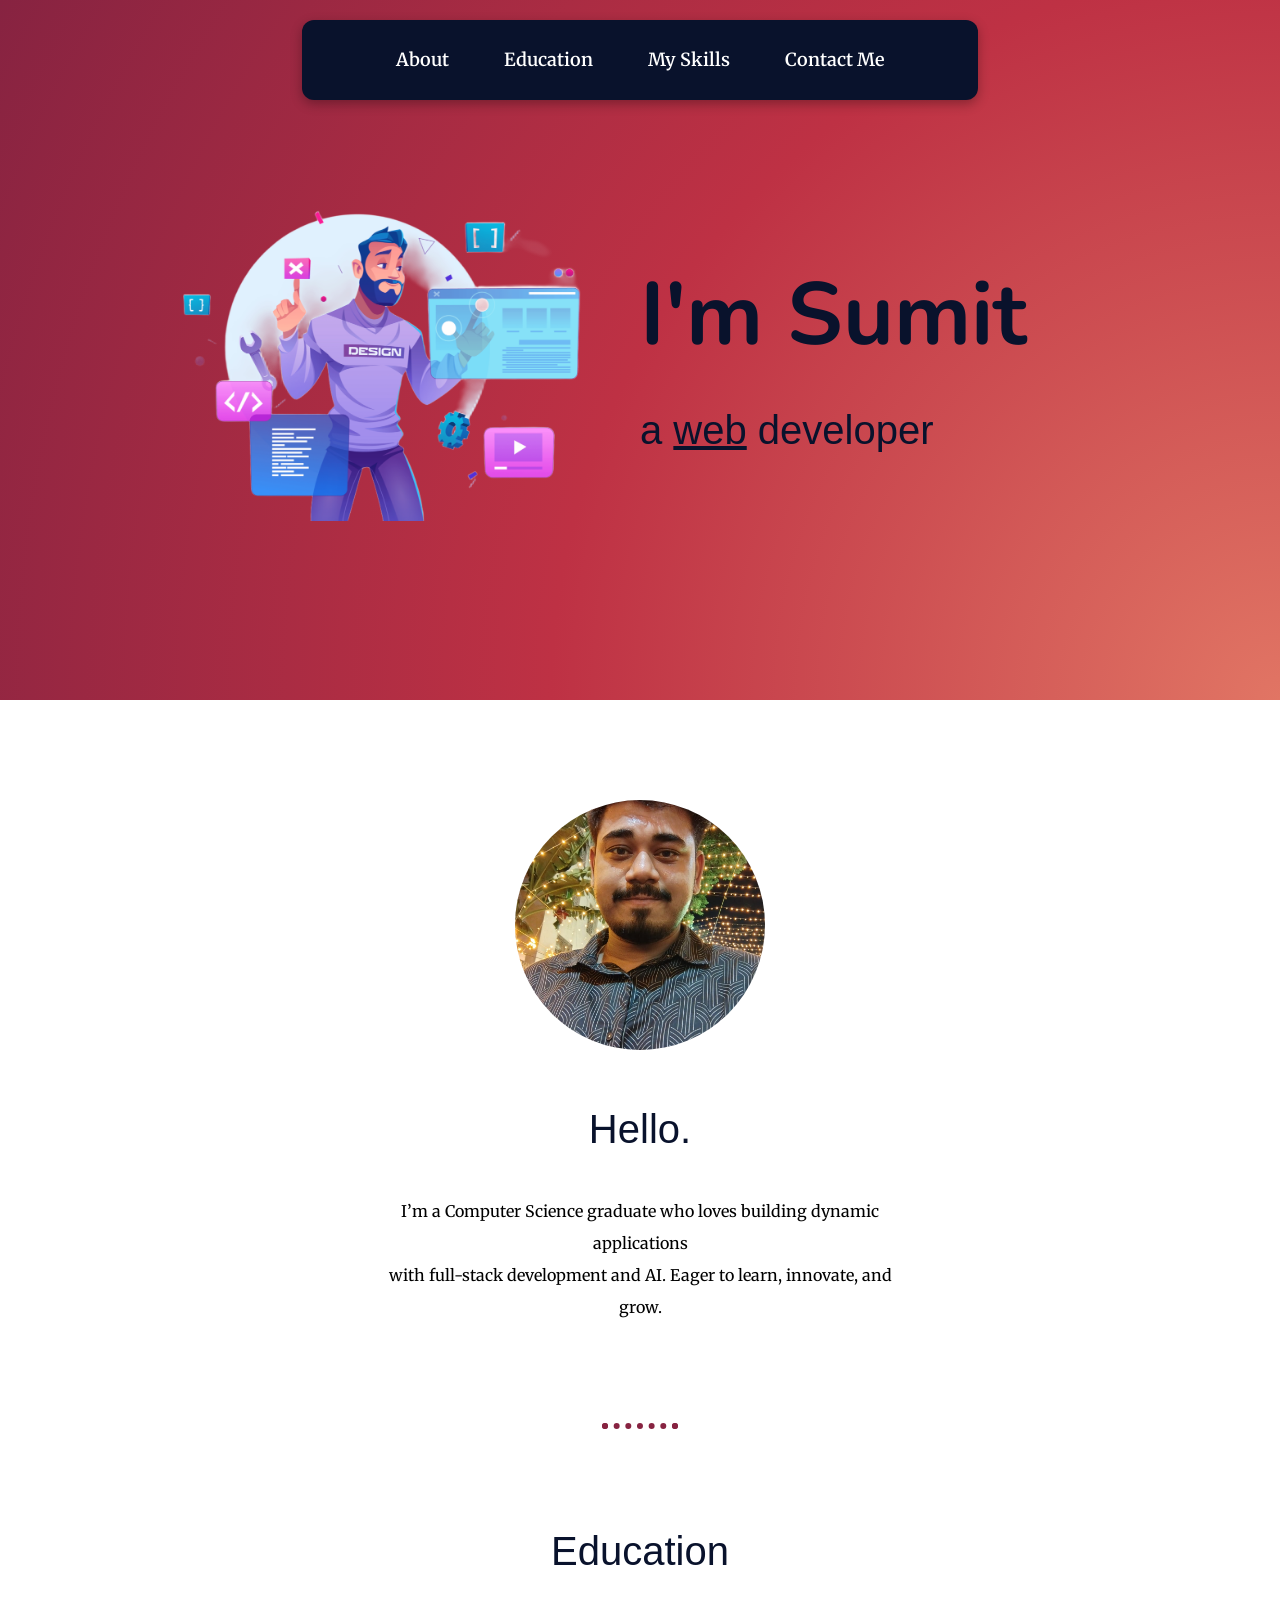
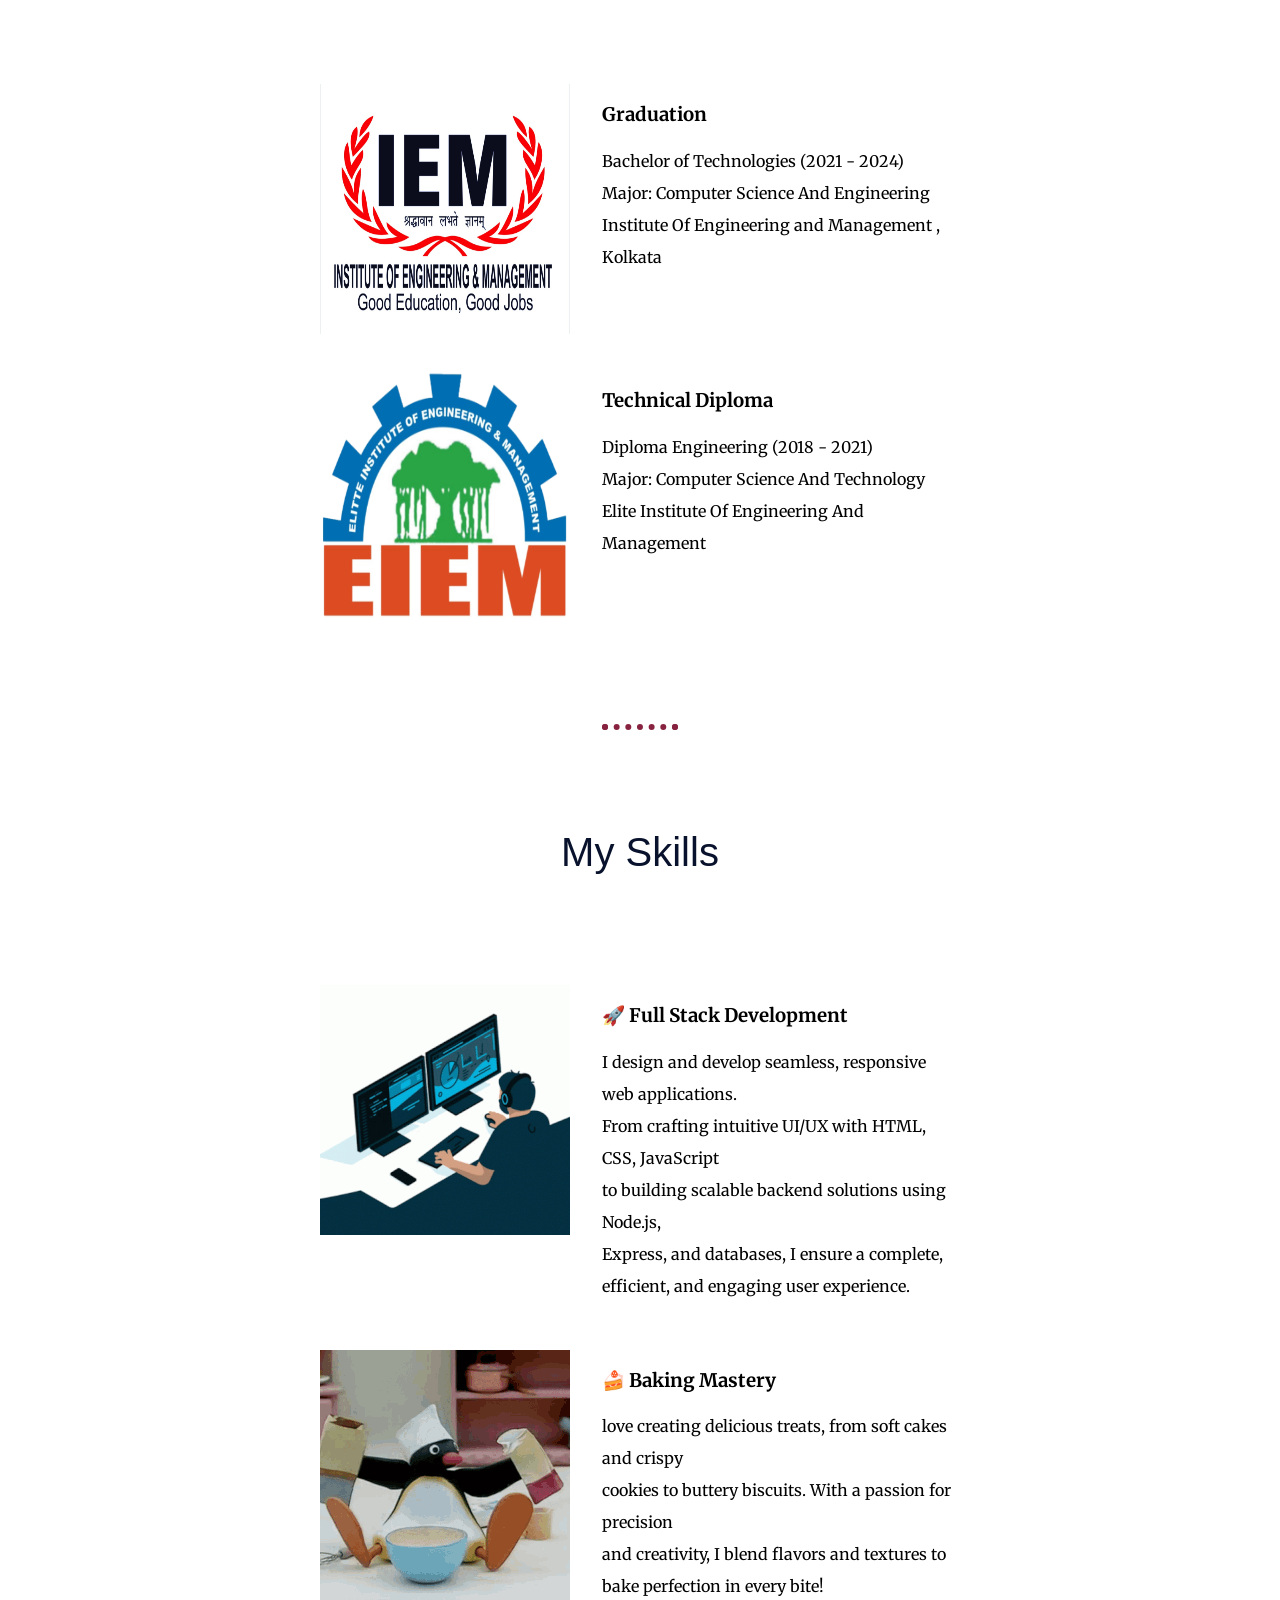
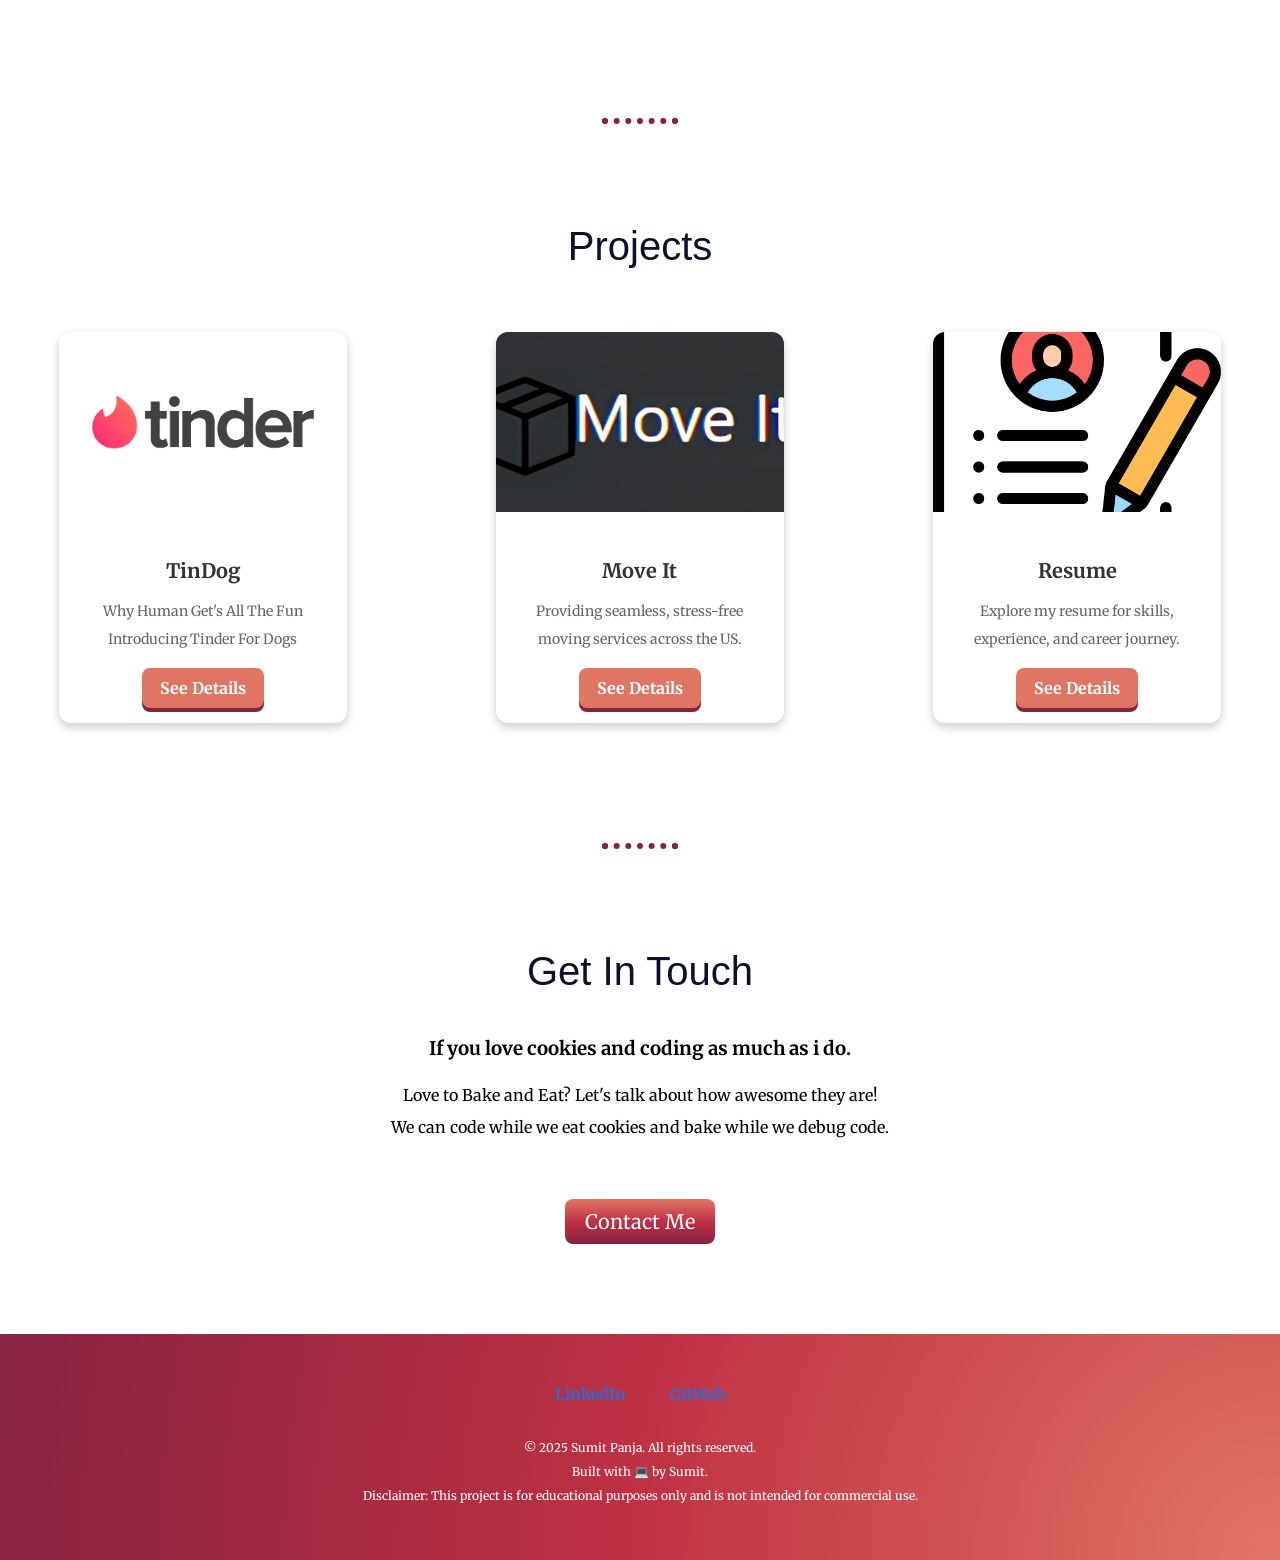
<file: index.html>
<!DOCTYPE html>
<html lang="en">
<head>
    <meta charset="UTF-8">
    <meta name="viewport" content="width=device-width, initial-scale=1.0">
    <title>Portfolio</title>
    <link rel="stylesheet" href="./Assets/style.css">
    <link rel="preconnect" href="https://fonts.googleapis.com">
    <link rel="preconnect" href="https://fonts.gstatic.com" crossorigin>
    <link href="https://fonts.googleapis.com/css2?family=Merriweather:ital,wght@0,300;0,400;0,700;0,900;1,300;1,400;1,700;1,900&family=Montserrat:ital,wght@0,100..900;1,100..900&family=Nunito+Sans:ital,opsz,wght@0,6..12,200..1000;1,6..12,200..1000&family=Nunito:ital,wght@0,200..1000;1,200..1000&display=swap" rel="stylesheet">
</head>
<body>
    <section class="header">
        <div class="top-container gradient-background">
            <div class="navbar">
                <nav>
                    <ul>
                        <li><a href="#about">About</a></li>
                        <li><a href="#education">Education</a></li>
                        <li><a href="#skill">My Skills</a></li>
                        <li><a href="#contact">Contact Me</a></li>
                    </ul>
                </nav>
            </div>
    
            <div class="content-wrapper">
                <div class="header-img">
                    <img src="./Assets/Images/design.png" alt="design image">
                </div>
    
                <div class="content">
                    <h1>I'm Sumit</h1>
                    <h2>a <span class="web">web</span> developer</h2>
                </div>
            </div>
        </div>
    </section>
    

    <section class="about" id="about">
        <div class="second-container">
            <img class="profile" src="./Assets/Images/pic.jpg" alt="profile image">
            <h2>Hello.</h2>
            <p class="intro">I’m a Computer Science graduate who loves building dynamic applications<br/>
                 with full-stack development and AI. Eager to learn, innovate, and grow.
            </p>
        </div>
    </section>

    <hr/>

    <section class="education" id="education">
        <div class="third-container">
            <h2>Education</h2>
            <div class="first grid">
                <div class="logo">
                    <img src="./Assets/Images/grad.png" alt="graduation college logo">
                </div>
                <div class="description">
                    <h3>Graduation</h3>
                    <ul calss="info">
                        <li>Bachelor of Technologies (2021 - 2024)</li>
                        <li>Major: Computer Science And Engineering</li>
                        <li>Institute Of Engineering and Management , Kolkata</li>
                    </ul>
                </div>
                <div class="logo">
                    <img src="./Assets/Images/dip.png" alt="diploma college logo">
                </div>
                <div class="description">
                    <h3>Technical Diploma</h3>
                    <ul class="info">
                        <li>Diploma Engineering (2018 - 2021)</li>
                        <li>Major: Computer Science And Technology</li>
                        <li>Elite Institute Of Engineering And Management</li>
                    </ul>
                </div>
            </div>
        </div>
    </section>

    <hr/>

    <section class="skill" id="skill">
        <div class="fourth-container">
            <h2>My Skills</h2>
            <div class="second grid">
                <div class="typing">
                    <img src="./Assets/Images/pro.gif" alt="coding gif">
                </div>
                <div class="coding">
                    <h3>🚀 Full Stack Development</h3>
                    <p>I design and develop seamless, responsive web applications.<br/>
                         From crafting intuitive UI/UX with HTML, CSS, JavaScript<br/>
                          to building scalable backend solutions using Node.js,<br/> 
                          Express, and databases, I ensure a complete, efficient, and engaging user experience.</p>
                </div>
                <div class="baking">
                    <img src="./Assets/Images/bake.gif" alt="baking gif">
                </div>
                <div class="bake">
                    <h3>🍰 Baking Mastery</h3>
                    <p>love creating delicious treats, from soft cakes and crispy<br/>
                         cookies to buttery biscuits. With a passion for precision<br/>
                          and creativity, I blend flavors and textures to bake perfection in every bite!</p>
                </div>
            </div>
        </div>
    </section>

    <hr/>

    <section class="projects">
        <div class="fifth-container">
            <h2>Projects</h2>
            <div class="project-card">
                <div class="card">
                    <img src="./Assets/Images/tinder logo.png" class="card-img" alt="Card Image">
                    <div class="card-body">
                        <h4 class="card-title">TinDog</h4>
                        <p class="card-text">Why Human Get's All The Fun Introducing Tinder For Dogs</p>
                        <a href="./Resources/TinDog Project/tindog.html" class="btn">See Details</a>
                    </div>
                </div>
                <div class="card">
                    <img src="./Assets/Images/moveit.png" class="card-img" alt="Card Image">
                    <div class="card-body">
                        <h4 class="card-title">Move It</h4>
                        <p class="card-text">Providing seamless, stress-free moving services across the US.</p>
                        <a href="./Resources/Moveit/moveit.html" class="btn">See Details</a>
                    </div>
                </div>
                <div class="card">
                    <img src="./Assets/Images/resume.png" class="card-img" alt="Card Image">
                    <div class="card-body">
                        <h4 class="card-title">Resume</h4>
                        <p class="card-text">Explore my resume for skills, experience, and career journey.</p>
                        <a href="./Resources/Resume/resume.html" class="btn">See Details</a>
                    </div>
                </div>
            </div>
        </div>
    </section>

    <hr/>

    <section class="contact" id="contact">
        <div class="sixth-container">
            <h2>Get In Touch</h2>
            <h3>If you love cookies and coding as much as i do.</h3>
            <p class="contact-message">
                Love to Bake and Eat? Let's talk about how awesome they are!<br/>
                 We can code while we eat cookies and bake while we debug code.
            </p>
            <a class="con-btn" href="mailto:sumit123panja@gmail.com">Contact Me</a>
        </div>
    </section>

    <section class="footer">
        <div class="footer-container">
            <div class="bottom-container gradient-background">
                <a class="footer-link" href="https://www.linkedin.com/in/sumit-panja-033a1526b/">LinkedIn</a>
                <a class="footer-link" href="https://github.com/Hell-Wazzaa">GitHub</a>
                <p class="copyright">© 2025 Sumit Panja. All rights reserved.<br/>
                    Built with 💻 by Sumit.<br/>
                    Disclaimer: This project is for educational purposes only and is not intended for commercial use.
                </p>
            </div>
        </div>
    </section>
</body>
</html>
</file>
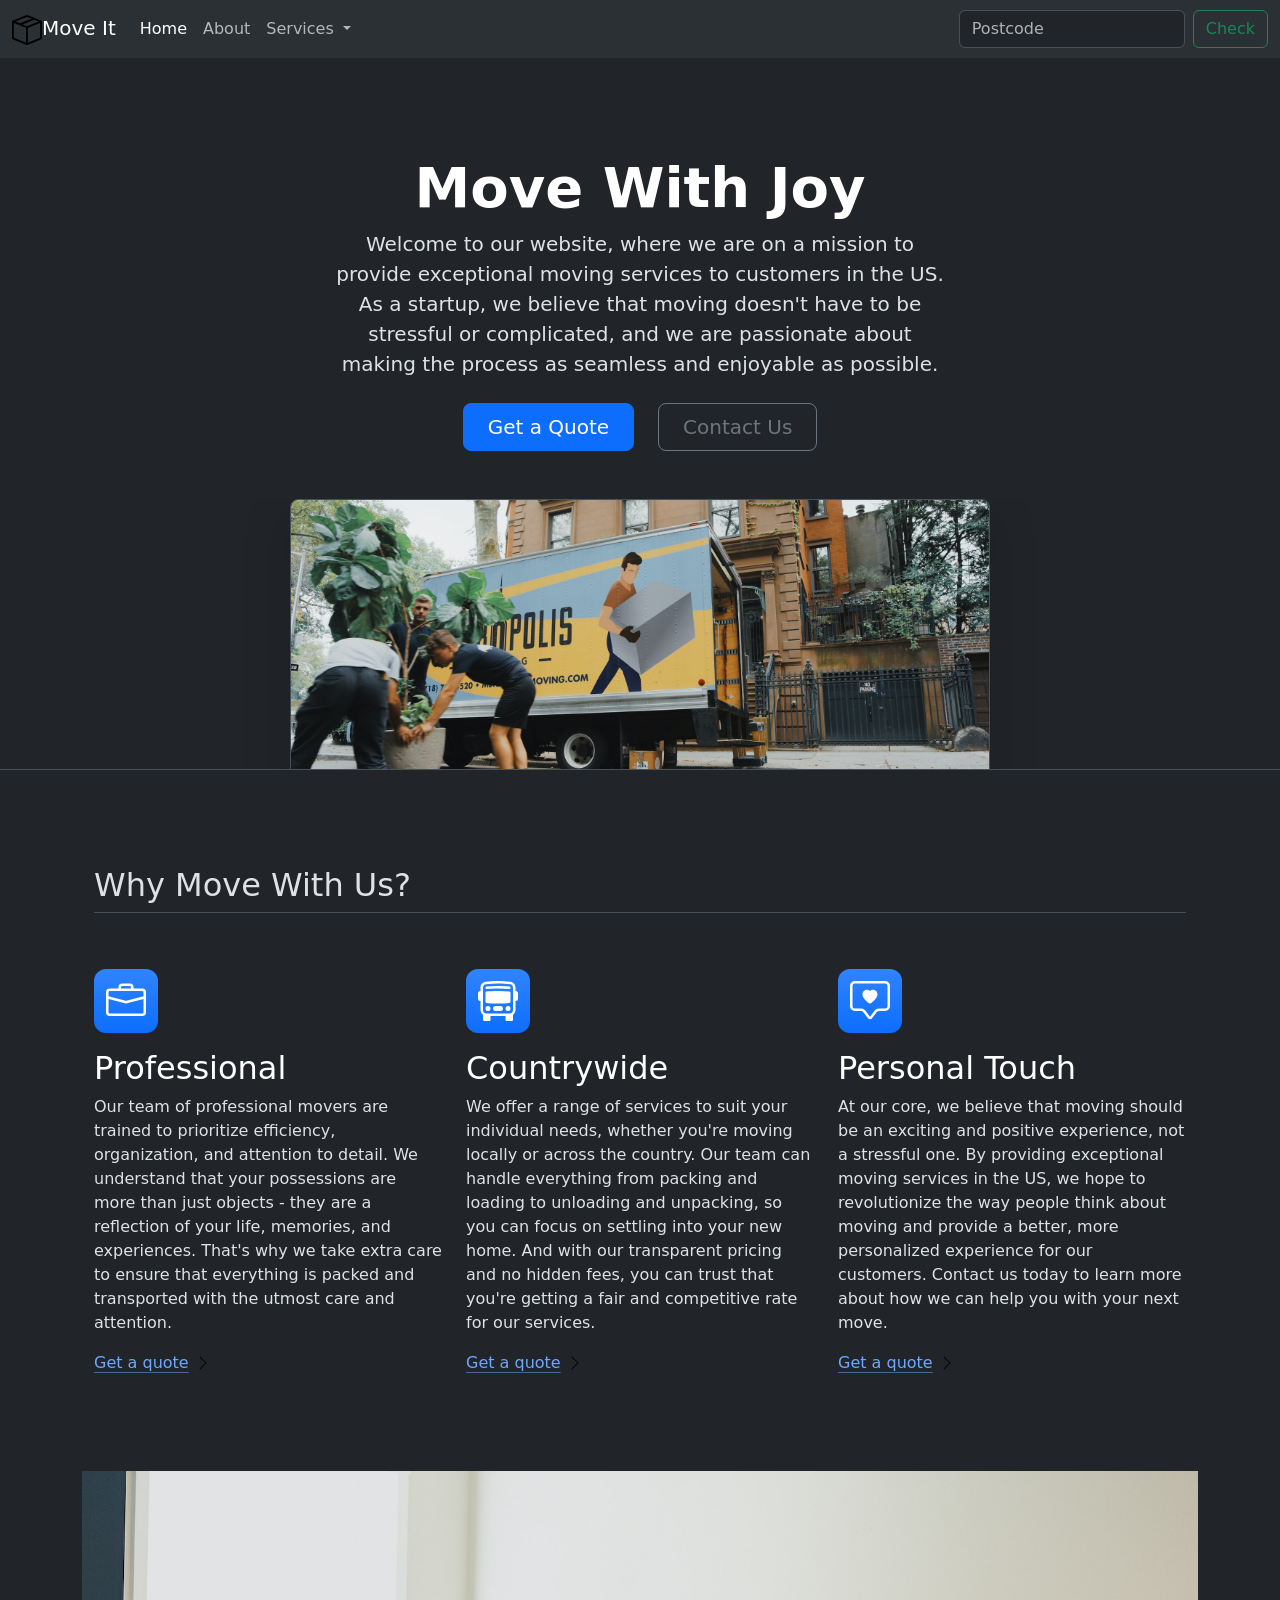
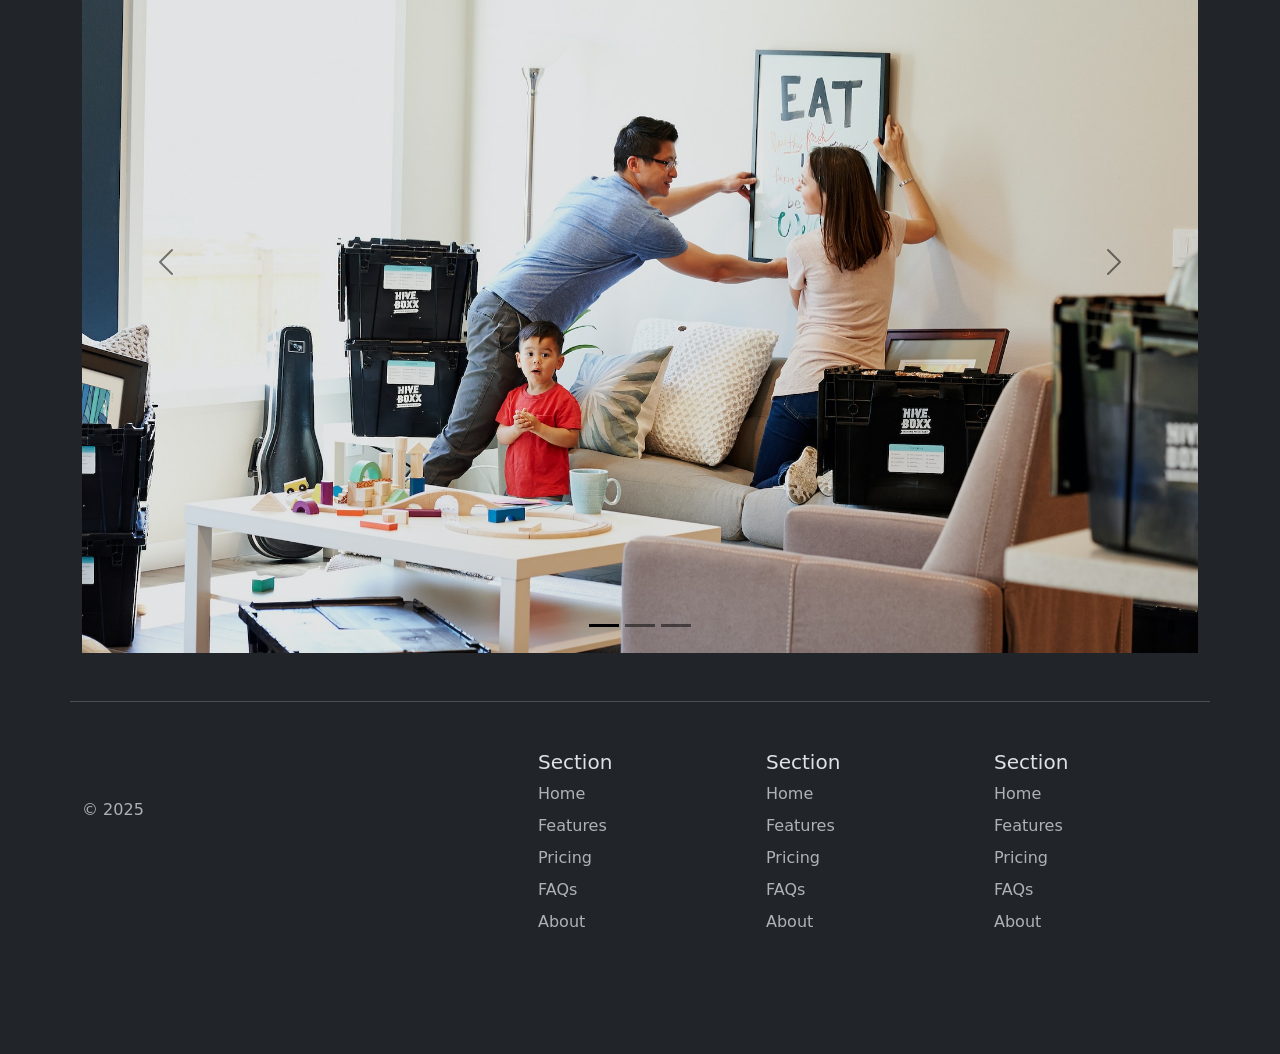
<file: Resources/Moveit/moveit.html>
<!DOCTYPE html>
<html lang="en" data-bs-theme="dark">

<head>
  <meta charset="UTF-8">
  <meta name="viewport" content="width=device-width, initial-scale=1.0">
  <title>Move It</title>
  <link href="https://cdn.jsdelivr.net/npm/bootstrap@5.3.0-alpha2/dist/css/bootstrap.min.css" rel="stylesheet"
    integrity="sha384-aFq/bzH65dt+w6FI2ooMVUpc+21e0SRygnTpmBvdBgSdnuTN7QbdgL+OapgHtvPp" crossorigin="anonymous">
  <style>
    .feature-icon {
    width: 4rem;
    height: 4rem;
    border-radius: .75rem;
}

  </style>
</head>

<body>
  <nav class="navbar navbar-expand-lg bg-body-tertiary">
    <div class="container-fluid">
      <a class="navbar-brand" href="#"><img src="./box-seam.svg" alt="moveit brand icon" height="30">Move It</a>
      <button class="navbar-toggler" type="button" data-bs-toggle="collapse" data-bs-target="#navbarSupportedContent" aria-controls="navbarSupportedContent" aria-expanded="false" aria-label="Toggle navigation">
        <span class="navbar-toggler-icon"></span>
      </button>
      <div class="collapse navbar-collapse" id="navbarSupportedContent">
        <ul class="navbar-nav me-auto mb-2 mb-lg-0">
          <li class="nav-item">
            <a class="nav-link active" aria-current="page" href="#">Home</a>
          </li>
          <li class="nav-item">
            <a class="nav-link" href="#">About</a>
          </li>
          <li class="nav-item dropdown">
            <a class="nav-link dropdown-toggle" href="#" role="button" data-bs-toggle="dropdown" aria-expanded="false">
              Services
            </a>
            <ul class="dropdown-menu">
              <li><a class="dropdown-item" href="#">Action</a></li>
              <li><a class="dropdown-item" href="#">Another action</a></li>
              <li><hr class="dropdown-divider"></li>
              <li><a class="dropdown-item" href="#">Something else here</a></li>
            </ul>
          </li>
        </ul>
        <form class="d-flex" role="search">
          <input class="form-control me-2" type="search" placeholder="Postcode" aria-label="Search">
          <button class="btn btn-outline-success" type="submit">Check</button>
        </form>
      </div>
    </div>
  </nav>

  <div class="px-4 pt-5 my-5 text-center border-bottom">
    <h1 class="display-4 fw-bold text-body-emphasis">Move With Joy</h1>
    <div class="col-lg-6 mx-auto">
      <p class="lead mb-4">Welcome to our website, where we are on a mission to provide exceptional moving services to customers in the US. As a startup, we believe that moving doesn't have to be stressful or complicated, and we are passionate about making the process as seamless and enjoyable as possible.</p>
      <div class="d-grid gap-2 d-sm-flex justify-content-sm-center mb-5">
        <button type="button" class="btn btn-primary btn-lg px-4 me-sm-3">Get a Quote</button>
        <button type="button" class="btn btn-outline-secondary btn-lg px-4">Contact Us</button>
      </div>
    </div>
    <div class="overflow-hidden" style="max-height: 30vh;">
      <div class="container px-5">
        <img src="./moving-van.jpg" class="img-fluid border rounded-3 shadow-lg mb-4" alt="Moving Van Image" width="700" height="500" loading="lazy">
      </div>
    </div>
  </div>

  <div class="container px-4 py-5" id="featured-3">
    <h2 class="pb-2 border-bottom">Why Move With Us?</h2>
    <div class="row g-4 py-5 row-cols-1 row-cols-lg-3">
      <div class="feature col">
        <div class="feature-icon d-inline-flex align-items-center justify-content-center text-bg-primary bg-gradient fs-2 mb-3">
          <img src="./briefcase.svg" alt="briefcase icon" width="40" height="40">
        </div>
        <h3 class="fs-2 text-body-emphasis">Professional</h3>
        <p>Our team of professional movers are trained to prioritize efficiency, organization, and attention to detail. We understand that your possessions are more than just objects - they are a reflection of your life, memories, and experiences. That's why we take extra care to ensure that everything is packed and transported with the utmost care and attention.</p>
        <a href="#" class="icon-link">
          Get a quote
          <img src="./chevron-right.svg" alt="chevron right icon" width="16" height="16">
        </a>
      </div>
      <div class="feature col">
        <div class="feature-icon d-inline-flex align-items-center justify-content-center text-bg-primary bg-gradient fs-2 mb-3">
          <img src="./bus-front.svg" alt="bus icon" width="40" height="40">
        </div>
        <h3 class="fs-2 text-body-emphasis">Countrywide</h3>
        <p>We offer a range of services to suit your individual needs, whether you're moving locally or across the country. Our team can handle everything from packing and loading to unloading and unpacking, so you can focus on settling into your new home. And with our transparent pricing and no hidden fees, you can trust that you're getting a fair and competitive rate for our services.</p>
        <a href="#" class="icon-link">
          Get a quote
          <img src="./chevron-right.svg" alt="chevron right icon" width="16" height="16">
        </a>
      </div>
      <div class="feature col">
        <div class="feature-icon d-inline-flex align-items-center justify-content-center text-bg-primary bg-gradient fs-2 mb-3">
          <img src="./chat-square-heart.svg" alt="chat icon" width="40" height="40">
        </div>
        <h3 class="fs-2 text-body-emphasis">Personal Touch</h3>
        <p>At our core, we believe that moving should be an exciting and positive experience, not a stressful one. By providing exceptional moving services in the US, we hope to revolutionize the way people think about moving and provide a better, more personalized experience for our customers. Contact us today to learn more about how we can help you with your next move.</p>
        <a href="#" class="icon-link">
          Get a quote
          <img src="./chevron-right.svg" alt="chevron right icon" width="16" height="16">
        </a>
      </div>
    </div>
  </div>

 <div class="container"> 
  <div id="carouselExampleIndicators" class="carousel slide">
    <div class="carousel-indicators">
      <button type="button" data-bs-target="#carouselExampleIndicators" data-bs-slide-to="0" class="active" aria-current="true" aria-label="Slide 1"></button>
      <button type="button" data-bs-target="#carouselExampleIndicators" data-bs-slide-to="1" aria-label="Slide 2"></button>
      <button type="button" data-bs-target="#carouselExampleIndicators" data-bs-slide-to="2" aria-label="Slide 3"></button>
    </div>
    <div class="carousel-inner">
      <div class="carousel-item active">
        <img src="./family.jpg" class="d-block w-100" alt="image of a family moving">
      </div>
      <div class="carousel-item">
        <img src="./dog.jpg" class="d-block w-100" alt="imqge of a dog in a box">
      </div>
      <div class="carousel-item">
        <img src="./couple.jpg" class="d-block w-100" alt="Image of a couple moving">
      </div>
    </div>
    <button class="carousel-control-prev" type="button" data-bs-target="#carouselExampleIndicators" data-bs-slide="prev">
      <span class="carousel-control-prev-icon" aria-hidden="true"></span>
      <span class="visually-hidden">Previous</span>
    </button>
    <button class="carousel-control-next" type="button" data-bs-target="#carouselExampleIndicators" data-bs-slide="next">
      <span class="carousel-control-next-icon" aria-hidden="true"></span>
      <span class="visually-hidden">Next</span>
    </button>
  </div>
</div>

<div class="container footer">
  <footer class="row row-cols-1 row-cols-sm-2 row-cols-md-5 py-5 my-5 border-top">
    <div class="col mb-3">
      <a href="/" class="d-flex align-items-center mb-3 link-body-emphasis text-decoration-none">
        <svg class="bi me-2" width="40" height="32"><use xlink:href="#bootstrap"></use></svg>
      </a>
      <p class="text-body-secondary">© 2025</p>
    </div>

    <div class="col mb-3">

    </div>

    <div class="col mb-3">
      <h5>Section</h5>
      <ul class="nav flex-column">
        <li class="nav-item mb-2"><a href="#" class="nav-link p-0 text-body-secondary">Home</a></li>
        <li class="nav-item mb-2"><a href="#" class="nav-link p-0 text-body-secondary">Features</a></li>
        <li class="nav-item mb-2"><a href="#" class="nav-link p-0 text-body-secondary">Pricing</a></li>
        <li class="nav-item mb-2"><a href="#" class="nav-link p-0 text-body-secondary">FAQs</a></li>
        <li class="nav-item mb-2"><a href="#" class="nav-link p-0 text-body-secondary">About</a></li>
      </ul>
    </div>

    <div class="col mb-3">
      <h5>Section</h5>
      <ul class="nav flex-column">
        <li class="nav-item mb-2"><a href="#" class="nav-link p-0 text-body-secondary">Home</a></li>
        <li class="nav-item mb-2"><a href="#" class="nav-link p-0 text-body-secondary">Features</a></li>
        <li class="nav-item mb-2"><a href="#" class="nav-link p-0 text-body-secondary">Pricing</a></li>
        <li class="nav-item mb-2"><a href="#" class="nav-link p-0 text-body-secondary">FAQs</a></li>
        <li class="nav-item mb-2"><a href="#" class="nav-link p-0 text-body-secondary">About</a></li>
      </ul>
    </div>

    <div class="col mb-3">
      <h5>Section</h5>
      <ul class="nav flex-column">
        <li class="nav-item mb-2"><a href="#" class="nav-link p-0 text-body-secondary">Home</a></li>
        <li class="nav-item mb-2"><a href="#" class="nav-link p-0 text-body-secondary">Features</a></li>
        <li class="nav-item mb-2"><a href="#" class="nav-link p-0 text-body-secondary">Pricing</a></li>
        <li class="nav-item mb-2"><a href="#" class="nav-link p-0 text-body-secondary">FAQs</a></li>
        <li class="nav-item mb-2"><a href="#" class="nav-link p-0 text-body-secondary">About</a></li>
      </ul>
    </div>
  </footer>
</div>

<script src="https://cdn.jsdelivr.net/npm/bootstrap@5.3.3/dist/js/bootstrap.bundle.min.js" 
  integrity="sha384-YvpcrYf0tY3lHB60NNkmXc5s9fDVZLESaAA55NDzOxhy9GkcIdslK1eN7N6jIeHz" crossorigin="anonymous"></script>
</body>

</html>
</file>
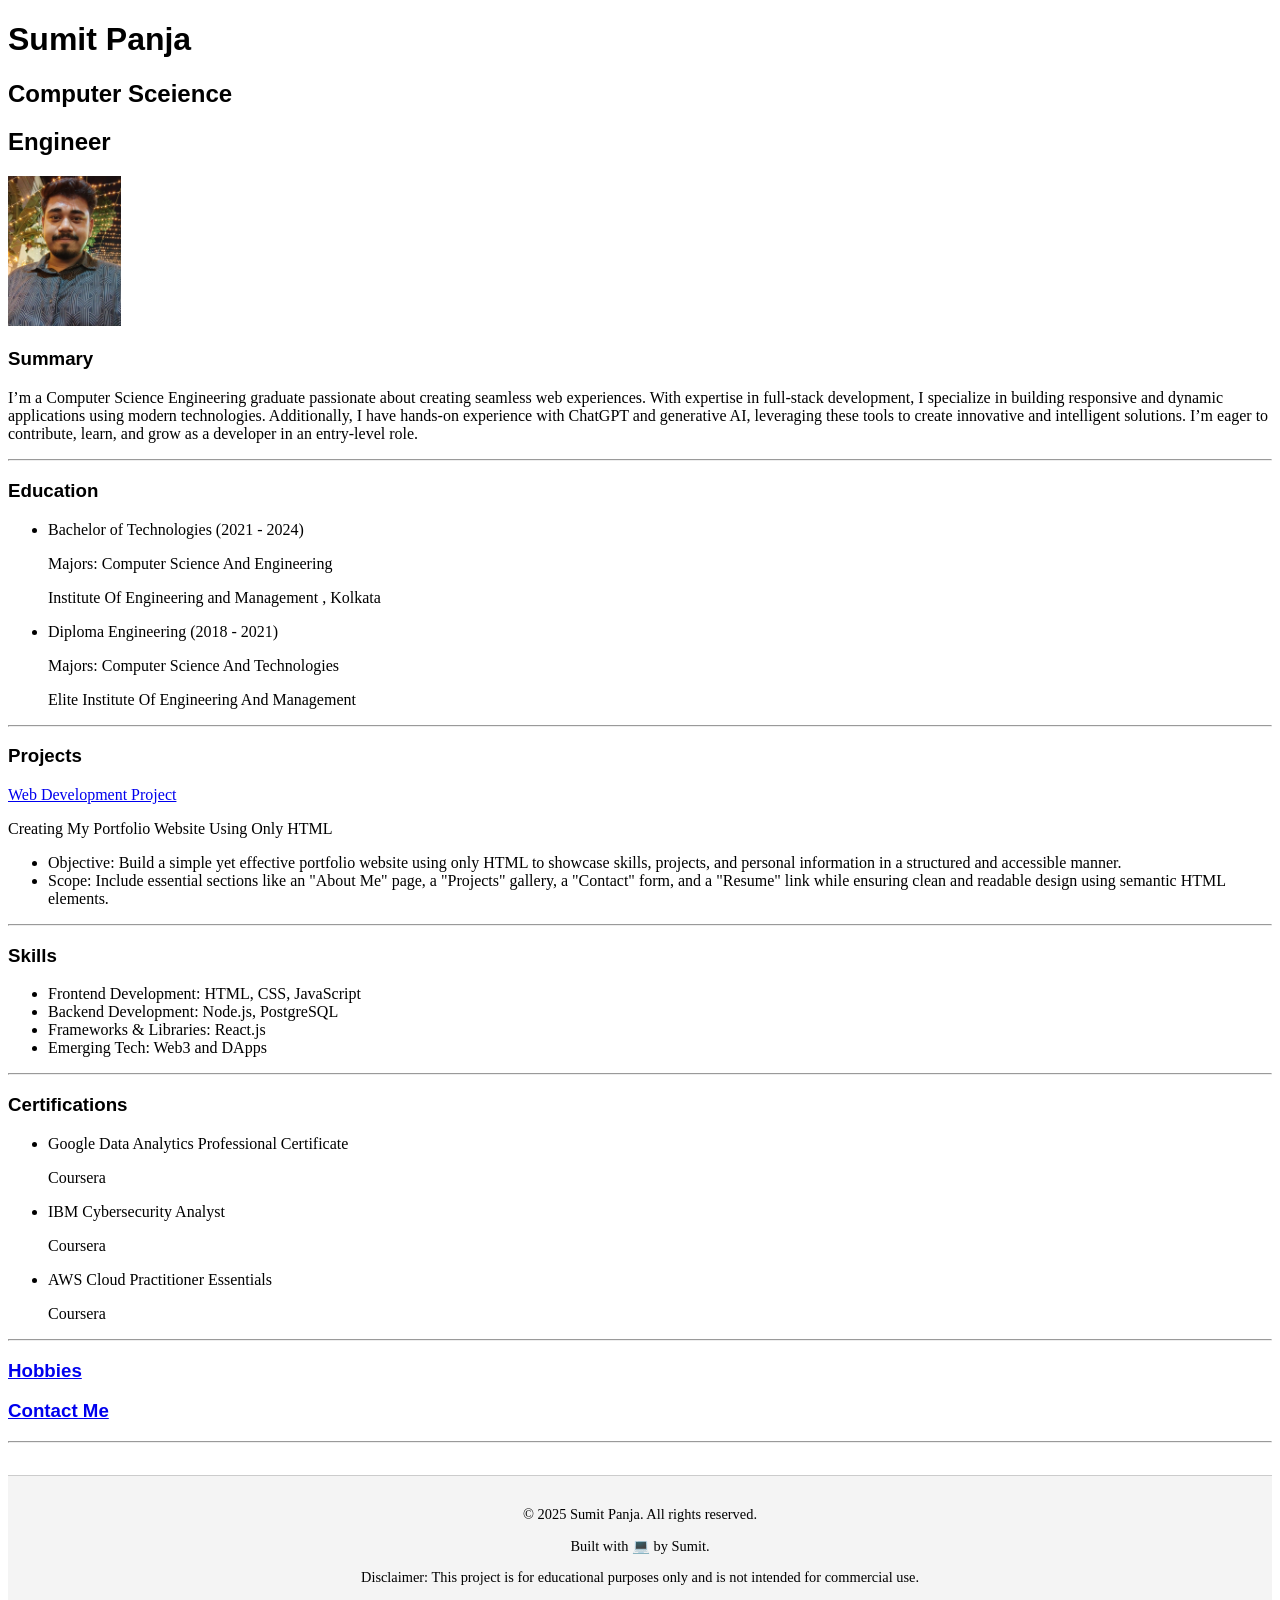
<file: Resources/Resume/resume.html>
<!DOCTYPE html>
<html lang="en">
<head>
    <meta charset="UTF-8">
    <meta name="viewport" content="width=device-width, initial-scale=1.0">
    <title>My Resume</title>
</head>
<body>
    <h1 style="font-family: Arial, sans-serif;">Sumit Panja</h1>
    <h2 style="font-family: Arial, sans-serif;">Computer Sceience</h2>
    <h2 style="font-family: Arial, sans-serif;">Engineer</h2>
    <img src="./Resources/pic.jpg" height="150" alt="profile picture">
</br>
    <h3 style="font-family: Arial, sans-serif;">Summary</h3>
    <p>
        I’m a Computer Science Engineering graduate passionate about creating seamless web experiences. 
        With expertise in full-stack development, I specialize in building responsive and dynamic applications using modern technologies. 
        Additionally, I have hands-on experience with ChatGPT and generative AI, leveraging these tools to create innovative and intelligent solutions. 
        I’m eager to contribute, learn, and grow as a developer in an entry-level role.         
    </p>
    
    <hr/>

    <h3 style="font-family: Arial, sans-serif;">Education</h3>
    <ul>
        <li>Bachelor of Technologies (2021 - 2024)</li>
        <p>Majors: Computer Science And Engineering</p>
        <p>Institute Of Engineering and Management , Kolkata</p>
    </ul>

    <ul>
        <li>Diploma Engineering (2018 - 2021)</li>
        <p>Majors: Computer Science And Technologies</p>
        <p>Elite Institute Of Engineering And Management</p>
    </ul>

    <hr/>

    <h3 style="font-family: Arial, sans-serif;">Projects</h3></a>
    <a href="./Resources/Portfolio/portfolio.html"><p>Web Development Project</p></a>
    <p>Creating My Portfolio Website Using Only HTML</p>
    <ul>
        <li>Objective: Build a simple yet effective portfolio website using only HTML to showcase skills, projects, and personal information in a structured and accessible manner.</li>
        <li>Scope: Include essential sections like an "About Me" page, a "Projects" gallery, a "Contact" form, and a "Resume" link while ensuring clean and readable design using semantic HTML elements.</li>
    </ul>

    <hr/>

    <h3 style="font-family: Arial, sans-serif;">Skills</h3></a>
    <ul>
        <li>Frontend Development: HTML, CSS, JavaScript</li>
        <li>Backend Development: Node.js, PostgreSQL</li>    
        <li>Frameworks & Libraries: React.js</li>
        <li>Emerging Tech: Web3 and DApps</li>
    </ul>
    
    <hr/>

    <h3 style="font-family: Arial, sans-serif;">Certifications</h3></a>
    <ul>
        <li>Google Data Analytics Professional Certificate</li>
        <p>Coursera</p>     
        <li>IBM Cybersecurity Analyst</li>   
        <p>Coursera</p>     
        <li>AWS Cloud Practitioner Essentials</li>   
        <p>Coursera</p> 
    </ul>

    <hr/>

    <a href="./Resources/hobbies/hobbies.html"><h3 style="font-family: Arial, sans-serif;">Hobbies</h3></a>
    <a href="./Resources/Contact Me/contact.html"><h3 style="font-family: Arial, sans-serif;">Contact Me</h3></a>

    <hr/>

    <footer style="text-align: center; padding: 1rem; background-color: #f4f4f4; font-size: 0.9rem; margin-top: 2rem; border-top: 1px solid #ccc;">
        <p>&copy; 2025 Sumit Panja. All rights reserved.</p>
        <p>Built with 💻 by Sumit.</p>
        <p>Disclaimer: This project is for educational purposes only and is not intended for commercial use.</p>
    </footer>
</body>
</html>
</file>
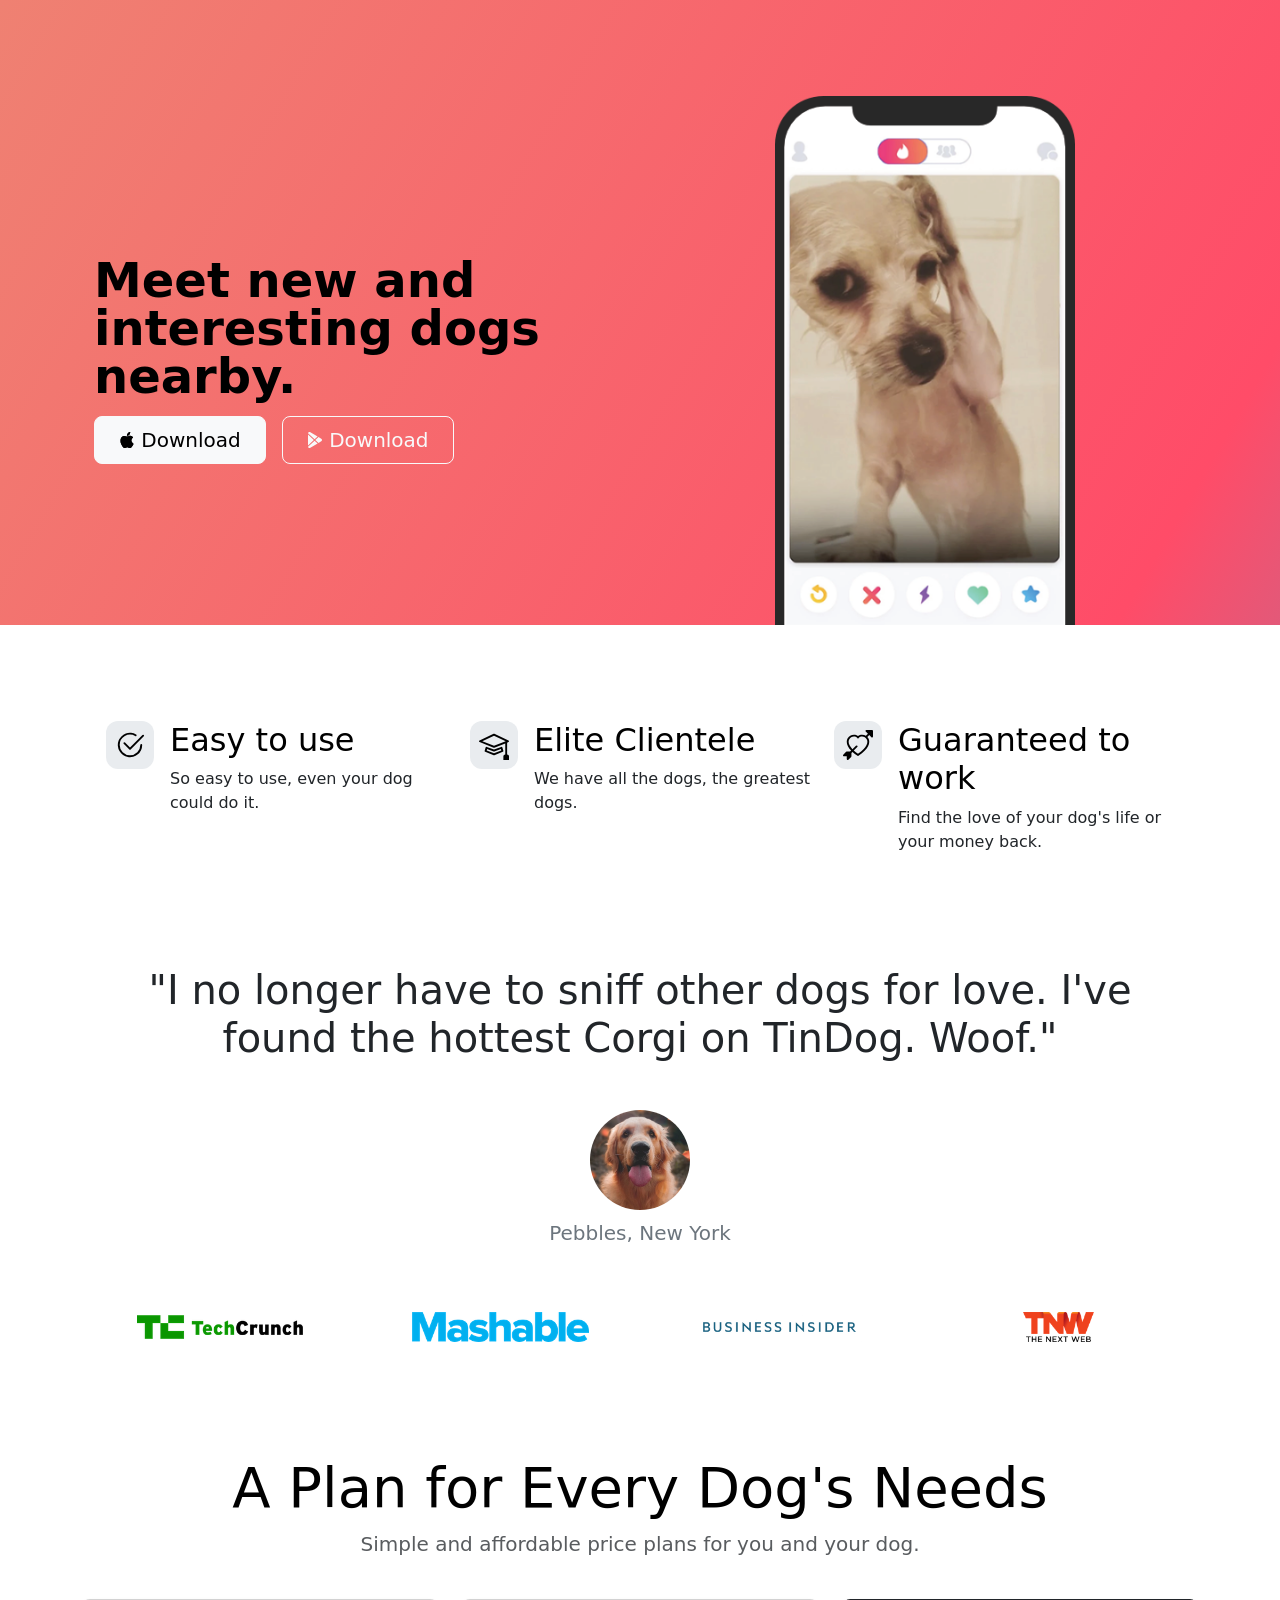
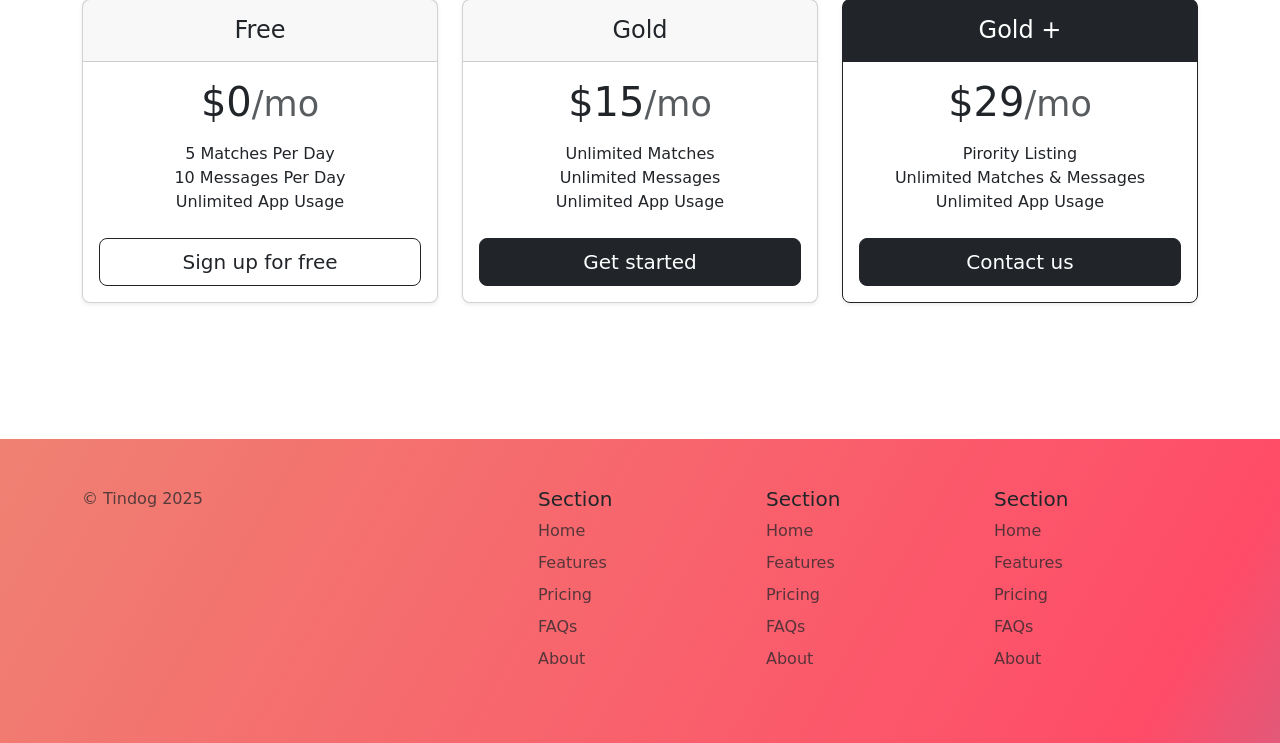
<file: Resources/TinDog Project/tindog.html>
<!DOCTYPE html>
<html lang="en">

<head>
  <meta charset="UTF-8">
  <meta name="viewport" content="width=device-width, initial-scale=1.0">
  <title>TinDog</title>
  <link href="https://cdn.jsdelivr.net/npm/bootstrap@5.3.3/dist/css/bootstrap.min.css" rel="stylesheet" 
  integrity="sha384-QWTKZyjpPEjISv5WaRU9OFeRpok6YctnYmDr5pNlyT2bRjXh0JMhjY6hW+ALEwIH" crossorigin="anonymous">
  <link rel="stylesheet" href="./css/style.css">
</head>

<body>
  <!-- Title -->
  <section id="title">
    <div class="gradient-background">
      <div class="container col-xxl-8 px-4 pt-5">
        <div class="row flex-lg-row-reverse align-items-center g-5 pt-5">
          <div class="col-10 col-sm-8 col-lg-6">
            <img src="./images/iphone.png" class="d-block mx-lg-auto img-fluid" alt="dog image in a iphone" width="300" height="100" loading="lazy">
          </div>
          <div class="col-lg-6">
            <h1 class="display-5 fw-bold text-body-emphasis lh-1 mb-3">Meet new and interesting dogs nearby.</h1>
            <div class="d-grid gap-2 d-md-flex justify-content-md-start">
              <button type="button" class="btn btn-light btn-lg px-4 me-md-2"><svg xmlns="http://www.w3.org/2000/svg" width="16" height="16" fill="currentColor"
                class="bi bi-apple mb-1" viewBox="0 0 16 16">
                <path d="M11.182.008C11.148-.03 9.923.023 8.857 1.18c-1.066 1.156-.902 2.482-.878 2.516.024.034 1.52.087 2.475-1.258.955-1.345.762-2.391.728-2.43Zm3.314 11.733c-.048-.096-2.325-1.234-2.113-3.422.212-2.189 1.675-2.789 1.698-2.854.023-.065-.597-.79-1.254-1.157a3.692 3.692 0 0 0-1.563-.434c-.108-.003-.483-.095-1.254.116-.508.139-1.653.589-1.968.607-.316.018-1.256-.522-2.267-.665-.647-.125-1.333.131-1.824.328-.49.196-1.422.754-2.074 2.237-.652 1.482-.311 3.83-.067 4.56.244.729.625 1.924 1.273 2.796.576.984 1.34 1.667 1.659 1.899.319.232 1.219.386 1.843.067.502-.308 1.408-.485 1.766-.472.357.013 1.061.154 1.782.539.571.197 1.111.115 1.652-.105.541-.221 1.324-1.059 2.238-2.758.347-.79.505-1.217.473-1.282Z" />
                <path d="M11.182.008C11.148-.03 9.923.023 8.857 1.18c-1.066 1.156-.902 2.482-.878 2.516.024.034 1.52.087 2.475-1.258.955-1.345.762-2.391.728-2.43Zm3.314 11.733c-.048-.096-2.325-1.234-2.113-3.422.212-2.189 1.675-2.789 1.698-2.854.023-.065-.597-.79-1.254-1.157a3.692 3.692 0 0 0-1.563-.434c-.108-.003-.483-.095-1.254.116-.508.139-1.653.589-1.968.607-.316.018-1.256-.522-2.267-.665-.647-.125-1.333.131-1.824.328-.49.196-1.422.754-2.074 2.237-.652 1.482-.311 3.83-.067 4.56.244.729.625 1.924 1.273 2.796.576.984 1.34 1.667 1.659 1.899.319.232 1.219.386 1.843.067.502-.308 1.408-.485 1.766-.472.357.013 1.061.154 1.782.539.571.197 1.111.115 1.652-.105.541-.221 1.324-1.059 2.238-2.758.347-.79.505-1.217.473-1.282Z" />
                </svg> Download</button>
              <button type="button" class="btn btn-outline-light btn-lg px-4"><svg xmlns="http://www.w3.org/2000/svg" width="16" height="16" fill="currentColor"
                class="bi bi-google-play mb-1" viewBox="0 0 16 16">
                <path d="M14.222 9.374c1.037-.61 1.037-2.137 0-2.748L11.528 5.04 8.32 8l3.207 2.96 2.694-1.586Zm-3.595 2.116L7.583 8.68 1.03 14.73c.201 1.029 1.36 1.61 2.303 1.055l7.294-4.295ZM1 13.396V2.603L6.846 8 1 13.396ZM1.03 1.27l6.553 6.05 3.044-2.81L3.333.215C2.39-.341 1.231.24 1.03 1.27Z" />
                </svg> Download</button>
            </div>
          </div>
        </div>
      </div>
    </div>
  </section>

  <!-- Features -->
  <section id="features">
    <div class="container">
      <div class="container px-4 pt-5" id="hanging-icons">
        <div class="row g-4 pt-5 row-cols-1 row-cols-lg-3">
          <div class="col d-flex align-items-start">
            <div class="icon-square text-body-emphasis bg-body-secondary d-inline-flex align-items-center justify-content-center fs-4 flex-shrink-0 me-3">
              <svg xmlns="http://www.w3.org/2000/svg" height="30" fill="currentColor" class="bi bi-check2-circle"
              viewBox="0 0 16 16">
              <path d="M2.5 8a5.5 5.5 0 0 1 8.25-4.764.5.5 0 0 0 .5-.866A6.5 6.5 0 1 0 14.5 8a.5.5 0 0 0-1 0 5.5 5.5 0 1 1-11 0z" />
              <path d="M15.354 3.354a.5.5 0 0 0-.708-.708L8 9.293 5.354 6.646a.5.5 0 1 0-.708.708l3 3a.5.5 0 0 0 .708 0l7-7z" />
              </svg>
            </div>
            <div>
              <h3 class="fs-2 text-body-emphasis">Easy to use</h3>
              <p>So easy to use, even your dog could do it.</p>
            </div>
          </div>
          <div class="col d-flex align-items-start">
            <div class="icon-square text-body-emphasis bg-body-secondary d-inline-flex align-items-center justify-content-center fs-4 flex-shrink-0 me-3">
              <svg xmlns="http://www.w3.org/2000/svg" height="30" fill="currentColor" class="bi bi-mortarboard" viewBox="0 0 16 16">
                <path d="M8.211 2.047a.5.5 0 0 0-.422 0l-7.5 3.5a.5.5 0 0 0 .025.917l7.5 3a.5.5 0 0 0 .372 0L14 7.14V13a1 1 0 0 0-1 1v2h3v-2a1 1 0 0 0-1-1V6.739l.686-.275a.5.5 0 0 0 .025-.917l-7.5-3.5ZM8 8.46 1.758 5.965 8 3.052l6.242 2.913L8 8.46Z"/>
                <path d="M4.176 9.032a.5.5 0 0 0-.656.327l-.5 1.7a.5.5 0 0 0 .294.605l4.5 1.8a.5.5 0 0 0 .372 0l4.5-1.8a.5.5 0 0 0 .294-.605l-.5-1.7a.5.5 0 0 0-.656-.327L8 10.466 4.176 9.032Zm-.068 1.873.22-.748 3.496 1.311a.5.5 0 0 0 .352 0l3.496-1.311.22.748L8 12.46l-3.892-1.556Z"/>
              </svg>
            </div>
            <div>
              <h3 class="fs-2 text-body-emphasis">Elite Clientele</h3>
              <p>We have all the dogs, the greatest dogs.</p>
            </div>
          </div>
          <div class="col d-flex align-items-start">
            <div class="icon-square text-body-emphasis bg-body-secondary d-inline-flex align-items-center justify-content-center fs-4 flex-shrink-0 me-3">
              <svg xmlns="http://www.w3.org/2000/svg" height="30" fill="currentColor" class="bi bi-arrow-through-heart"
              viewBox="0 0 16 16">
              <path fill-rule="evenodd" d="M2.854 15.854A.5.5 0 0 1 2 15.5V14H.5a.5.5 0 0 1-.354-.854l1.5-1.5A.5.5 0 0 1 2 11.5h1.793l.53-.53c-.771-.802-1.328-1.58-1.704-2.32-.798-1.575-.775-2.996-.213-4.092C3.426 2.565 6.18 1.809 8 3.233c1.25-.98 2.944-.928 4.212-.152L13.292 2 12.147.854A.5.5 0 0 1 12.5 0h3a.5.5 0 0 1 .5.5v3a.5.5 0 0 1-.854.354L14 2.707l-1.006 1.006c.236.248.44.531.6.845.562 1.096.585 2.517-.213 4.092-.793 1.563-2.395 3.288-5.105 5.08L8 13.912l-.276-.182a21.86 21.86 0 0 1-2.685-2.062l-.539.54V14a.5.5 0 0 1-.146.354l-1.5 1.5Zm2.893-4.894A20.419 20.419 0 0 0 8 12.71c2.456-1.666 3.827-3.207 4.489-4.512.679-1.34.607-2.42.215-3.185-.817-1.595-3.087-2.054-4.346-.761L8 4.62l-.358-.368c-1.259-1.293-3.53-.834-4.346.761-.392.766-.464 1.845.215 3.185.323.636.815 1.33 1.519 2.065l1.866-1.867a.5.5 0 1 1 .708.708L5.747 10.96Z" />
              </svg>
            </div>
            <div>
              <h3 class="fs-2 text-body-emphasis">Guaranteed to work</h3>
              <p>Find the love of your dog's life or your money back.</p>
            </div>
          </div>
        </div>
      </div>
    </div>
  </section>

  <!-- Testimonial -->
  <section id="testimonial">
    <div class="container">
      <div class="pt-5 text-center bg-body-opacity">
        <div class="container pt-5 pb-5">
          <h1 class="text-body mb-5">"I no longer have to sniff other dogs for love. I've found the hottest Corgi on TinDog. Woof."</h1>
          <img src="./images/dog-img.jpg" class="profile-img mb-2" alt="dog image">
          <p class="text-secondary col-lg-8 mx-auto lead mb-3">
            Pebbles, New York
          </p>
        </div>
        <div class="container">
          <div class="row pb-5">
            <div class="col-xl-3 col-sm-12">
              <img src="./images/techcrunch.png" alt="techcrunch logo" height="30">
            </div> 
            <div class="col-xl-3 col-sm-12">
              <img src="./images/mashable.png" alt="mashable logo" height="30">
            </div>
            <div class="col-xl-3 col-sm-12">
              <img src="./images/bizinsider.png" alt="bizinsider logo" height="30">
            </div>
            <div class="col-xl-3 col-sm-12">
              <img src="./images/tnw.png" alt="tnw logo" height="30">
            </div>
          </div>
        </div>
      </div>
    </div>
  </section>

  <!-- Pricing -->
  <section id="pricing">
    <div class="container py-5">
      <div class="pricing-header p-3 pb-md-4 mx-auto text-center">
        <h2 class="display-4 fw-normal text-body-emphasis">A Plan for Every Dog's Needs</h2>
        <p class="fs-5 text-body-secondary">Simple and affordable price plans for you and your dog.</p>
      </div>
      <div class="row row-cols-1 row-cols-md-3 mb-3 text-center">
        <div class="col">
          <div class="card mb-4 rounded-3 shadow-sm">
            <div class="card-header py-3">
              <h4 class="my-0 fw-normal">Free</h4>
            </div>
            <div class="card-body">
              <h1 class="card-title pricing-card-title">$0<small class="text-body-secondary fw-light">/mo</small></h1>
              <ul class="list-unstyled mt-3 mb-4">
                <li>5 Matches Per Day</li>
                <li>10 Messages Per Day</li>
                <li>Unlimited App Usage</li>
              </ul>
              <button type="button" class="w-100 btn btn-lg btn-outline-dark">Sign up for free</button>
            </div>
          </div>
        </div>
        <div class="col">
          <div class="card mb-4 rounded-3 shadow-sm">
            <div class="card-header py-3">
              <h4 class="my-0 fw-normal">Gold</h4>
            </div>
            <div class="card-body">
              <h1 class="card-title pricing-card-title">$15<small class="text-body-secondary fw-light">/mo</small></h1>
              <ul class="list-unstyled mt-3 mb-4">
                <li>Unlimited Matches</li>
                <li>Unlimited Messages</li>
                <li>Unlimited App Usage</li>
              </ul>
              <button type="button" class="w-100 btn btn-lg btn-dark">Get started</button>
            </div>
          </div>
        </div>
        <div class="col">
          <div class="card mb-4 rounded-3 shadow-sm border-dark">
            <div class="card-header py-3 text-bg-dark border-dark">
              <h4 class="my-0 fw-normal">Gold +</h4>
            </div>
            <div class="card-body">
              <h1 class="card-title pricing-card-title">$29<small class="text-body-secondary fw-light">/mo</small></h1>
              <ul class="list-unstyled mt-3 mb-4">
                <li>Pirority Listing</li>
                <li>Unlimited Matches & Messages</li>
                <li>Unlimited App Usage</li>
              </ul>
              <button type="button" class="w-100 btn btn-lg btn-dark">Contact us</button>
            </div>
          </div>
        </div>
      </div>  
    </div>
  </section>
  <!-- Footer -->
  <section id="footer">
    <div class="gradient-background">
      <div class="container">
        <footer class="row row-cols-1 row-cols-sm-2 row-cols-md-5 py-5 mt-5">
          <div class="col mb-3">
            <p class="text-body-secondary">© Tindog 2025</p>
          </div>
      
          <div class="col mb-3">
      
          </div>
      
          <div class="col mb-3">
            <h5>Section</h5>
            <ul class="nav flex-column">
              <li class="nav-item mb-2"><a href="#" class="nav-link p-0 text-body-secondary">Home</a></li>
              <li class="nav-item mb-2"><a href="#" class="nav-link p-0 text-body-secondary">Features</a></li>
              <li class="nav-item mb-2"><a href="#" class="nav-link p-0 text-body-secondary">Pricing</a></li>
              <li class="nav-item mb-2"><a href="#" class="nav-link p-0 text-body-secondary">FAQs</a></li>
              <li class="nav-item mb-2"><a href="#" class="nav-link p-0 text-body-secondary">About</a></li>
            </ul>
          </div>
      
          <div class="col mb-3">
            <h5>Section</h5>
            <ul class="nav flex-column">
              <li class="nav-item mb-2"><a href="#" class="nav-link p-0 text-body-secondary">Home</a></li>
              <li class="nav-item mb-2"><a href="#" class="nav-link p-0 text-body-secondary">Features</a></li>
              <li class="nav-item mb-2"><a href="#" class="nav-link p-0 text-body-secondary">Pricing</a></li>
              <li class="nav-item mb-2"><a href="#" class="nav-link p-0 text-body-secondary">FAQs</a></li>
              <li class="nav-item mb-2"><a href="#" class="nav-link p-0 text-body-secondary">About</a></li>
            </ul>
          </div>
      
          <div class="col mb-3">
            <h5>Section</h5>
            <ul class="nav flex-column">
              <li class="nav-item mb-2"><a href="#" class="nav-link p-0 text-body-secondary">Home</a></li>
              <li class="nav-item mb-2"><a href="#" class="nav-link p-0 text-body-secondary">Features</a></li>
              <li class="nav-item mb-2"><a href="#" class="nav-link p-0 text-body-secondary">Pricing</a></li>
              <li class="nav-item mb-2"><a href="#" class="nav-link p-0 text-body-secondary">FAQs</a></li>
              <li class="nav-item mb-2"><a href="#" class="nav-link p-0 text-body-secondary">About</a></li>
            </ul>
          </div>
        </footer>
      </div>
    </div>
  </section>

  <script src="https://cdn.jsdelivr.net/npm/bootstrap@5.3.3/dist/js/bootstrap.bundle.min.js" 
  integrity="sha384-YvpcrYf0tY3lHB60NNkmXc5s9fDVZLESaAA55NDzOxhy9GkcIdslK1eN7N6jIeHz" crossorigin="anonymous"></script>
</body>

</html>
</file>
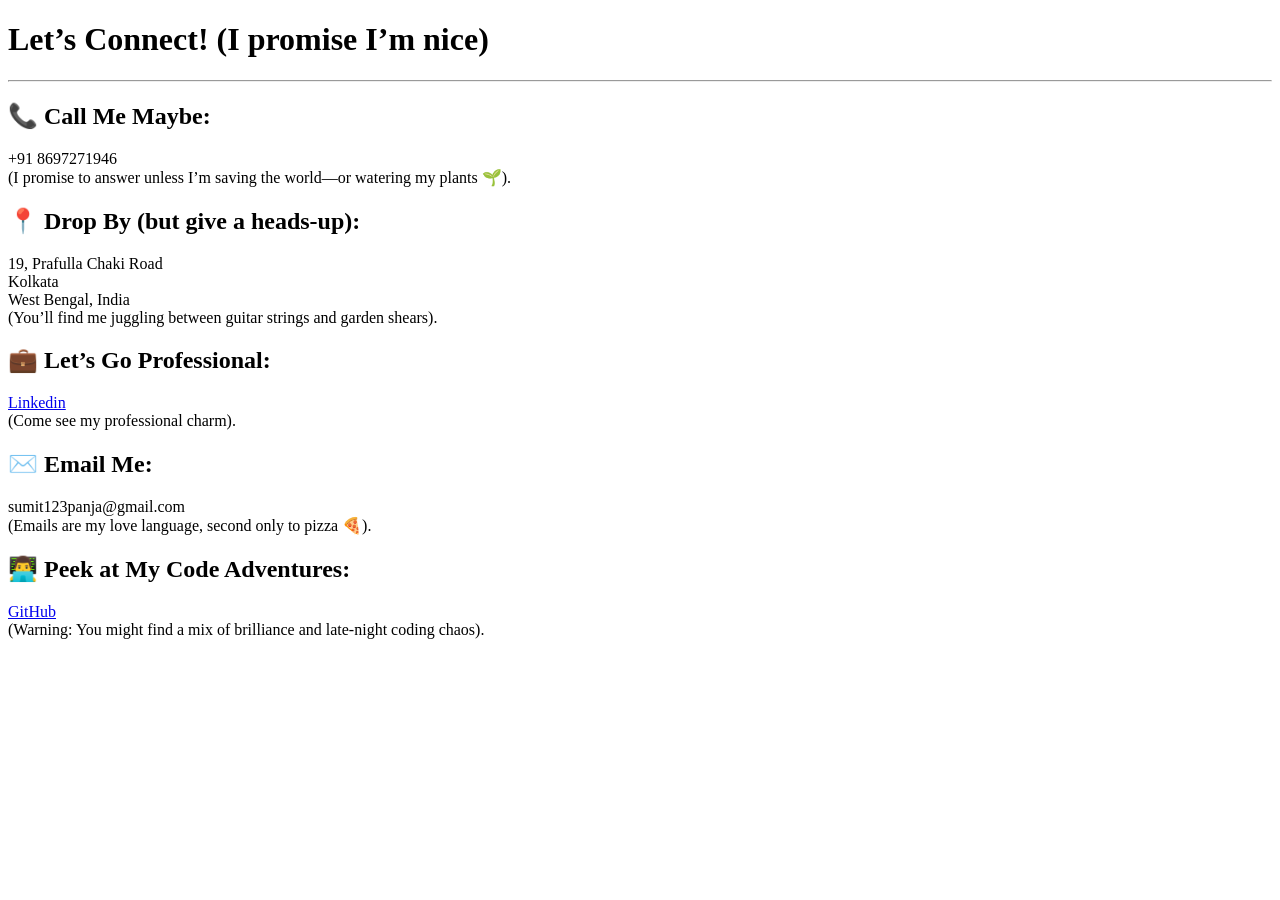
<file: Resources/Resume/Resources/Contact Me/contact.html>
<!DOCTYPE html>
<html lang="en">
<head>
    <meta charset="UTF-8">
    <meta name="viewport" content="width=device-width, initial-scale=1.0">
    <title>Contact Me</title>
</head>
<body>
    <h1>Let’s Connect! (I promise I’m nice)</h1>
    
    <hr/>

    <h2>📞 Call Me Maybe:</h2>
    <p>+91 8697271946<br/>
        (I promise to answer unless I’m saving the world—or watering my plants 🌱).
    </p>

    <h2>📍 Drop By (but give a heads-up):</h2>
    <p>19, Prafulla Chaki Road<br/>
        Kolkata<br/>
        West Bengal, India<br/>
        (You’ll find me juggling between guitar strings and garden shears).
    </p>

    <h2>💼 Let’s Go Professional:</h2>
    <p><a href="https://www.linkedin.com/in/sumit-panja-033a1526b/">Linkedin</a>
        <br/>
        (Come see my professional charm).
    </p>

    <h2>✉️ Email Me:</h2>
    <p>sumit123panja@gmail.com
        <br/>
        (Emails are my love language, second only to pizza 🍕).
    </p>

    <h2>👨‍💻 Peek at My Code Adventures:</h2>
    <p><a href="https://github.com/Hell-Wazzaa">GitHub</a>
        <br/>
        (Warning: You might find a mix of brilliance and late-night coding chaos).
    </p>

</body>
</html>
</file>
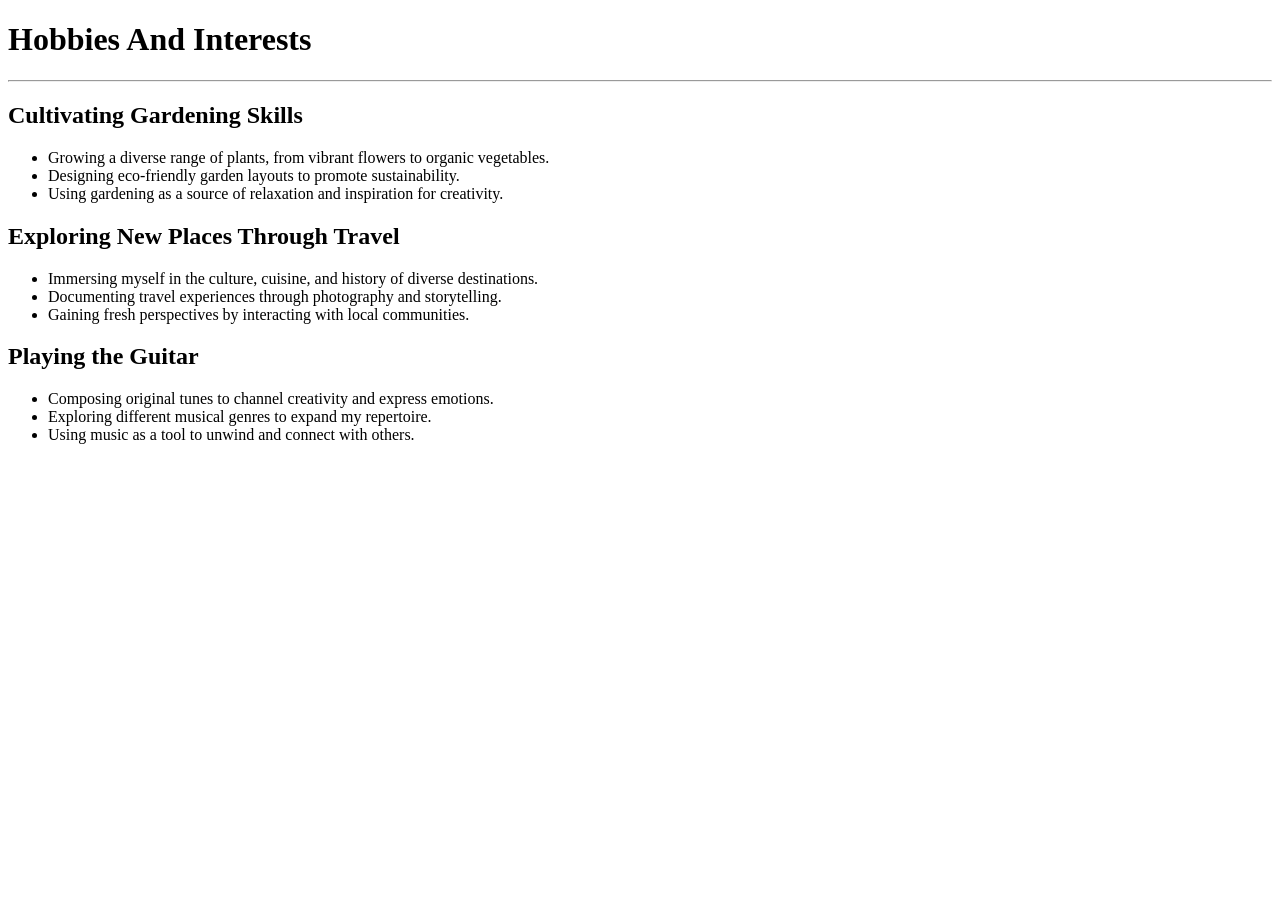
<file: Resources/Resume/Resources/hobbies/hobbies.html>
<!DOCTYPE html>
<html lang="en">
<head>
    <meta charset="UTF-8">
    <meta name="viewport" content="width=device-width, initial-scale=1.0">
    <title>Hobbies</title>
</head>
<body>
    <h1>Hobbies And Interests</h1>

    <hr/>

    <h2>Cultivating Gardening Skills</h2>
    <ul>
        <li>Growing a diverse range of plants, from vibrant flowers to organic vegetables.</li>
        <li>Designing eco-friendly garden layouts to promote sustainability.</li>
        <li>Using gardening as a source of relaxation and inspiration for creativity.</li>
    </ul>

    <h2>Exploring New Places Through Travel</h2>
    <ul>
        <li>Immersing myself in the culture, cuisine, and history of diverse destinations.</li>
        <li>Documenting travel experiences through photography and storytelling.</li>   
        <li>Gaining fresh perspectives by interacting with local communities.</li>
    </ul>

    <h2>Playing the Guitar</h2>
    <ul>
        <li>Composing original tunes to channel creativity and express emotions.</li>
        <li>Exploring different musical genres to expand my repertoire.</li>    
        <li>Using music as a tool to unwind and connect with others.</li>
    </ul>
</body>
</html>
</file>
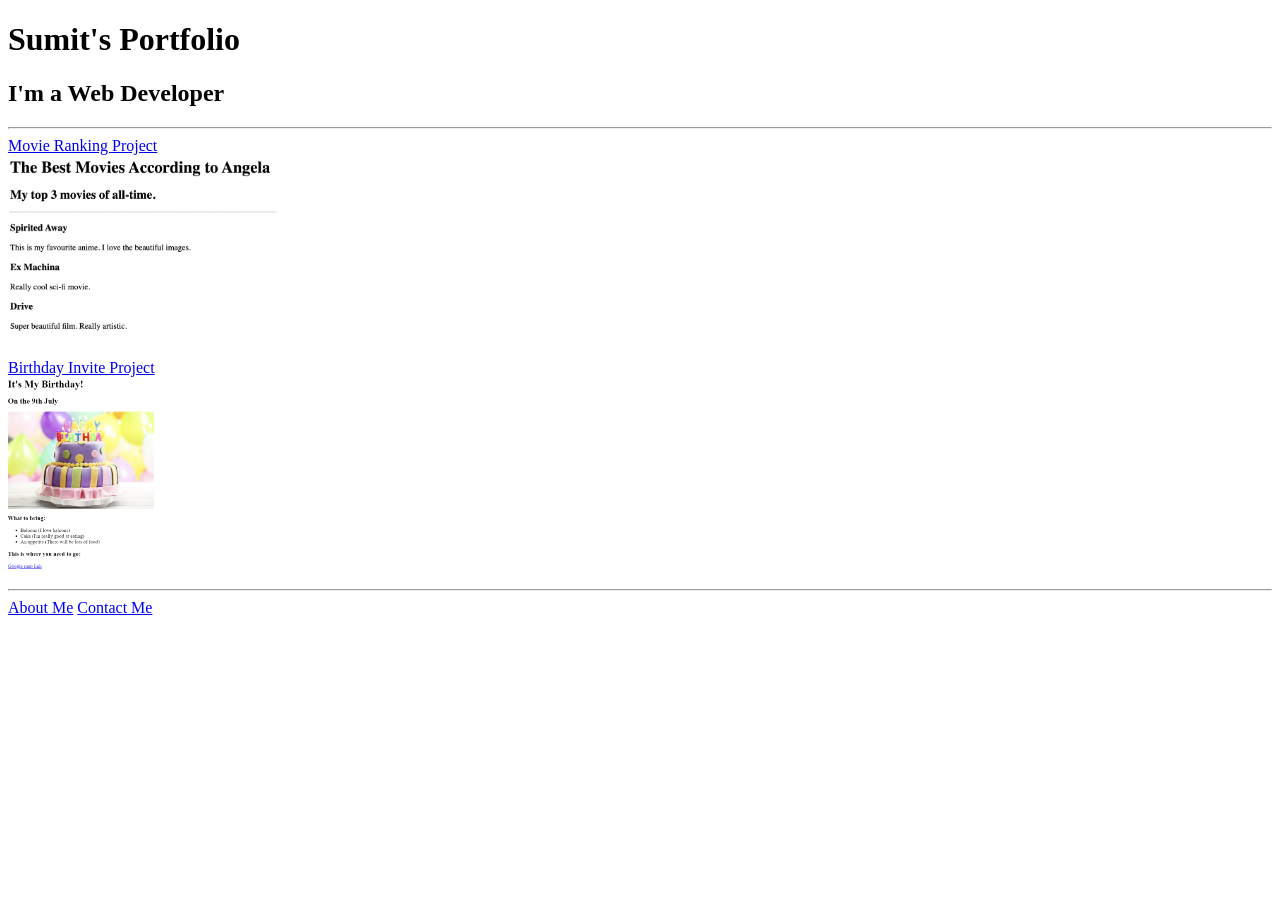
<file: Resources/Resume/Resources/Portfolio/portfolio.html>
<!-- TODO 1: Create the HTML Boilerplate -->

<!-- TODO 2: Add Your previous projects' HTML into the public folder -->

<!-- TODO 3: Take screenshots of your project previews and add the images to the images folder -->

<!-- TODO 4: Add titles/subtitles etc. -->

<!-- TODO 5: Add a link to the project pages -->

<!-- TODO 6: Add images to show the project previews
HINT for TODO 6: You can use the height attribute set to 200 to make the image smaller:
https://developer.mozilla.org/en-US/docs/Web/HTML/Element/img#attr-height -->

<!-- TODO 7: Add the Contact Me and About Me page links -->

<!DOCTYPE html>
<html lang="en">

<head>
    <meta charset="UTF-8">
    <meta name="viewport" content="width=device-width, initial-scale=1.0">
    <title>My Portfolio Website</title>
</head>

<body>
    <h1>Sumit's Portfolio</h1>
    <h2>I'm a Web Developer</h2>
    <hr/>
    <a href="./public/Movie Ranking/movie.html">Movie Ranking Project</a>
    <br/>
    <img src="./assets/images/movie-ranking.png" height="200" alt="screenshot of the project"/>
    <br/>
    <a href="./public/Birthday Invite/birthday.html">Birthday Invite Project</a>
    <br/>
    <img src="./assets/images/birthday-invite-project.png" height="200" alt="screenshot of the project"/>
    <hr/>
    <a href="./public/about.html">About Me</a> <a href="./public/contact.html">Contact Me</a>
</body>

</html>
</file>
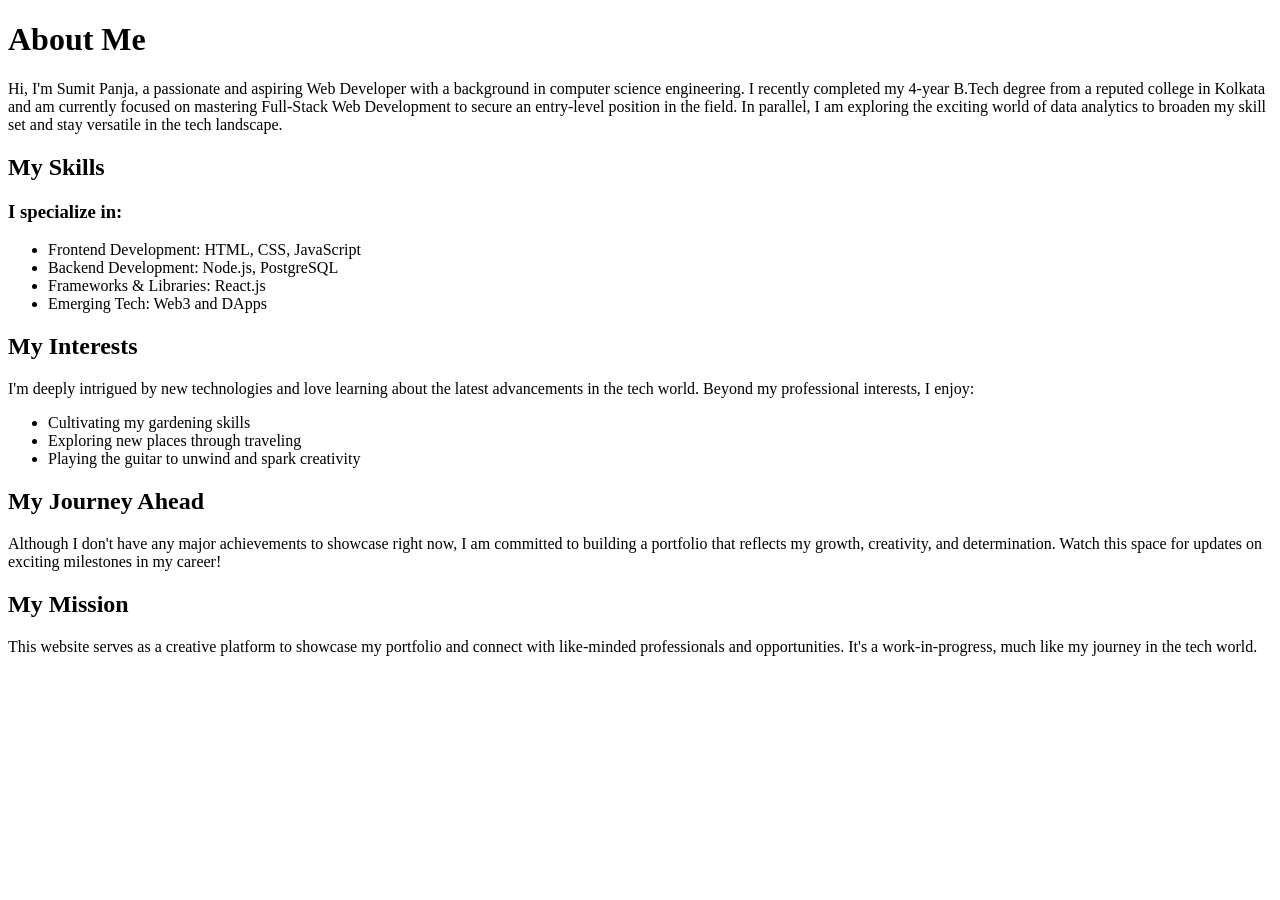
<file: Resources/Resume/Resources/Portfolio/public/about.html>
<!DOCTYPE html>
<html lang="en">
<head>
  <meta charset="UTF-8">
  <meta name="viewport" content="width=device-width, initial-scale=1.0">
  <title>About Me</title>
</head>
<body>
  <h1>About Me</h1>
  <p>Hi, I'm Sumit Panja, a passionate and aspiring Web Developer with a background in computer science engineering. 
  I recently completed my 4-year B.Tech degree from a reputed college in Kolkata and am currently focused on mastering Full-Stack Web Development to secure an entry-level position in the field. 
  In parallel, I am exploring the exciting world of data analytics to broaden my skill set and stay versatile in the tech landscape.</p>
  
  <h2>My Skills</h2>
  
  <h3>I specialize in:</h3>
  <ul>
    <li>Frontend Development: HTML, CSS, JavaScript</li>
    <li>Backend Development: Node.js, PostgreSQL</li>
    <li>Frameworks & Libraries: React.js</li>
    <li>Emerging Tech: Web3 and DApps</li>
  </ul>
  
  
  <h2>My Interests</h2>
  
  <p>I'm deeply intrigued by new technologies and love learning about the latest advancements in the tech world. 
  Beyond my professional interests, I enjoy:</p>
  <ul>
    <li>Cultivating my gardening skills</li>
    <li>Exploring new places through traveling</li>
    <li>Playing the guitar to unwind and spark creativity</li>
  </ul>
  
  <h2>My Journey Ahead</h2>
  
  <p>Although I don't have any major achievements to showcase right now, I am committed to building a portfolio that reflects my growth, creativity, and determination. 
    Watch this space for updates on exciting milestones in my career!</p>
  
  <h2>My Mission</h2>
  
  <p>This website serves as a creative platform to showcase my portfolio and connect with like-minded professionals and opportunities. 
    It's a work-in-progress, much like my journey in the tech world.</p>
</body>
</html>
</file>
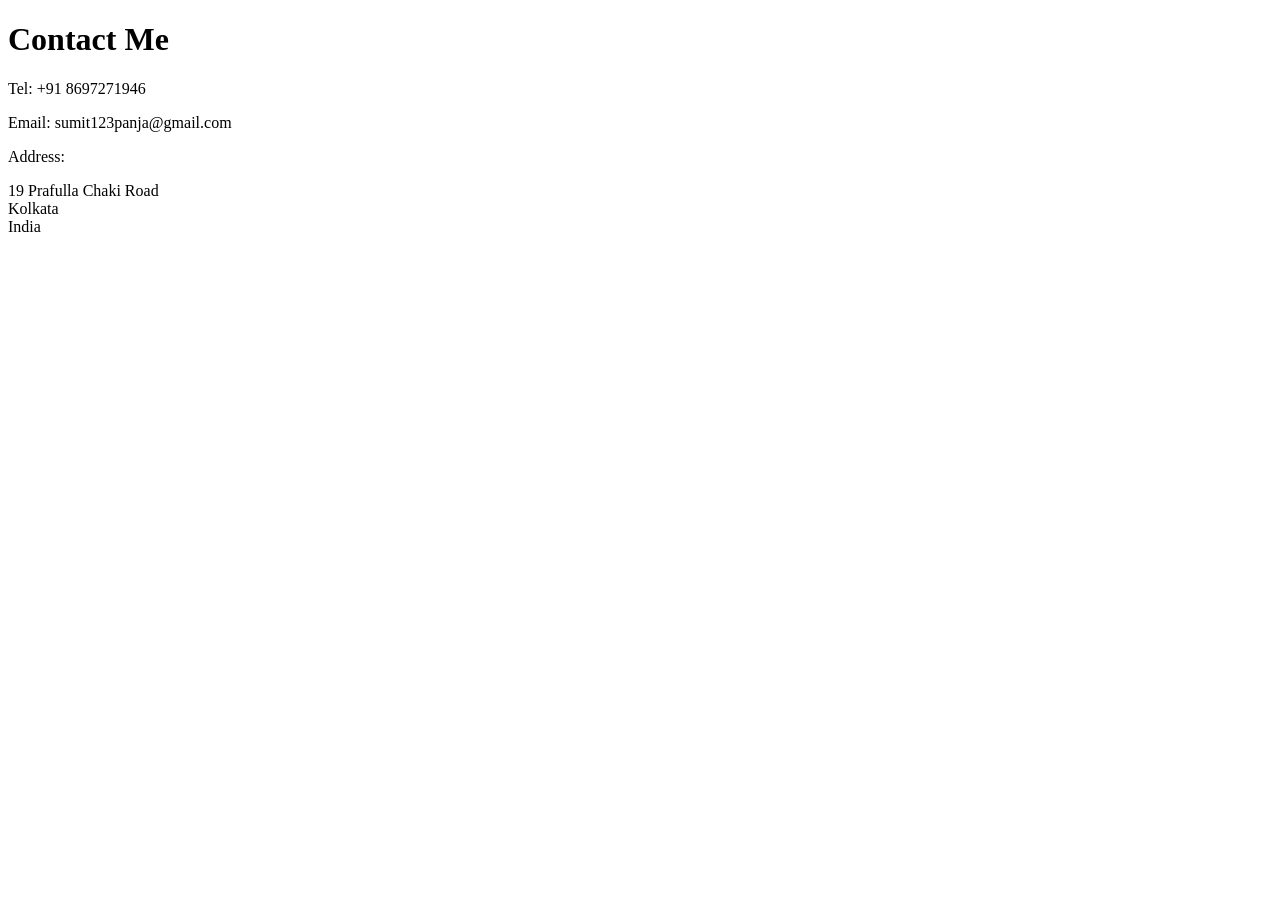
<file: Resources/Resume/Resources/Portfolio/public/contact.html>
<!DOCTYPE html>
<html lang="en">
<head>
  <meta charset="UTF-8">
  <meta name="viewport" content="width=device-width, initial-scale=1.0">
  <title>Contact</title>
</head>
<body>
  <h1>Contact Me</h1>
  <p>Tel: +91 8697271946</p>
  <p>Email: sumit123panja@gmail.com</p>
  <p>Address:</p>
  <p>
    19 Prafulla Chaki Road<br />
    Kolkata<br />
    India<br />
  </p>  
</body>
</html>
</file>
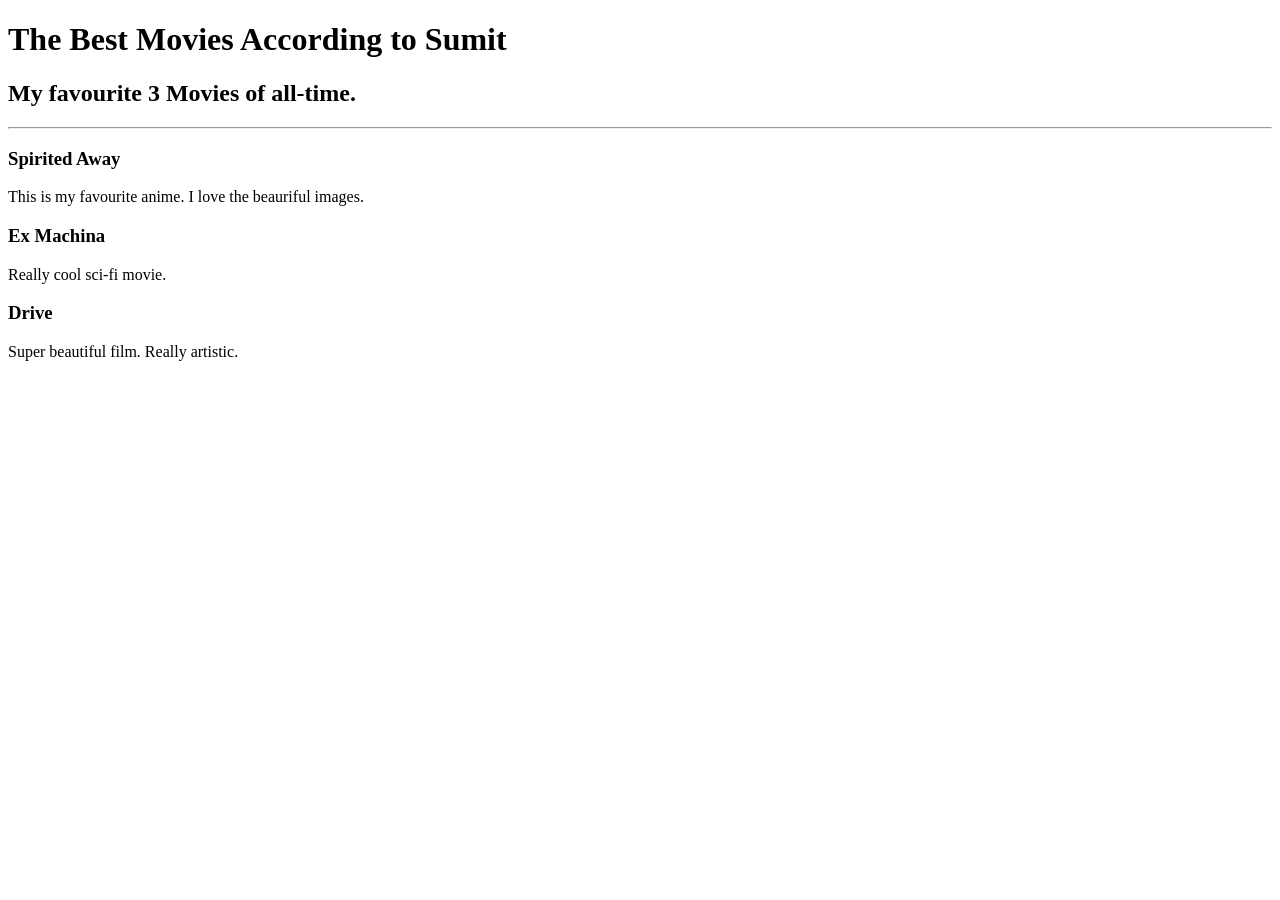
<file: Resources/Resume/Resources/Portfolio/public/Movie Ranking/movie.html>
<!DOCTYPE html>
<html lang="en">
<head>
    <meta charset="UTF-8">
    <meta name="viewport" content="width=device-width, initial-scale=1.0">
    <title>Movie Rank</title>
</head>
<body>
    <!-- Write your code below -->
    <h1>The Best Movies According to Sumit</h1>
 
    <h2>My favourite 3 Movies of all-time.</h2>

    <hr />

    <h3>Spirited Away</h3>
    <p>This is my favourite anime. I love the beauriful images.</p>

    <h3>Ex Machina</h3>
    <p>Really cool sci-fi movie.</p>

    <h3>Drive</h3>
    <p>Super beautiful film. Really artistic.</p>
</body>
</html>
</file>
<file: Assets/style.css>
body {
    margin: 0;
    height: 100vh;
    text-align: center;
    font-family: Merriweather, serif;
}

div {
    display: block;
    unicode-bidi: isolate;
}

/* Top Container */
.top-container {
    position: relative;
    padding-top: 100px;
    height: 600px;
    display: flex;
    flex-direction: column;
    align-items: center;
}

.gradient-background {
    background: radial-gradient(circle, #E17564, #BE3144, #872341);
    background-size: 200% 200%;
    animation: radial-gradient-animation 8s infinite ease-in-out;
  }
  
  @keyframes radial-gradient-animation {
    0% {
      background-position: 50% 50%;
    }
    25% {
      background-position: 70% 30%;
    }
    50% {
      background-position: 30% 70%;
    }
    75% {
      background-position: 80% 50%;
    }
    100% {
      background-position: 50% 50%;
    }
  }
  
/* Centered Navbar */
.navbar {
    position: absolute;
    top: 20px;
    left: 50%;
    transform: translateX(-50%);
    width: 50%;
    background: #09122C;
    padding: 12px 18px;
    border-radius: 12px;
    box-shadow: 0px 4px 12px rgba(0, 0, 0, 0.3);
    z-index: 1000;
    transition: all 0.3s ease-in-out;
}

/* Navbar Menu */
.navbar nav ul {
    list-style: none;
    padding: 0;
    margin: 0;
    display: flex;
    justify-content: center;
    gap: 25px;
}

/* Navbar Links */
.navbar nav ul li {
    display: inline-block;
    position: relative;
}

.navbar nav ul li a {
    text-decoration: none;
    color: white;
    font-size: 18px;
    font-weight: 600;
    padding: 10px 15px;
    display: inline-block;
    transition: all 0.3s ease-in-out;
    position: relative;
}

/* Hover Effect */
.navbar nav ul li a:hover {
    color: #E3F2FD;
    transform: translateY(-2px);
}

/* Content Wrapper: Flexbox for Layout */
.content-wrapper {
    display: flex;
    width: 80%;
    max-width: 1200px;
    align-items: center;
    justify-content: space-between;
    margin-top: 80px; /* Spacing below navbar */
}

/* Left Side: Image */
.header-img {
    flex: 1;
    display: flex;
    justify-content: flex-start;
}

.header-img img {
    width: 600px;
    max-width: 100%;
}

/* Right Side: Text */
.content {
    flex: 1;
    text-align: left;
}

h1 {
    color: #09122C;
    font-size: 5.5rem;
    margin: 50px auto 0 auto;
    font-family: Nunito, sans-serif;
}

h2 {
    color: #09122C;
    font-size: 2.5rem; 
    font-family: Monserrat, sans-serif;
    font-weight: normal;
    padding-bottom: 10px;
}

.web {
    text-decoration: underline;
}

.second-container {
    margin: 100px 0;
}

.profile {
    width: 250px;
    height: 250px;
    border-radius: 50%;
    object-fit: cover;
    margin-bottom: 20px;
}

p {
    line-height: 2;
}

.intro {
    width: 40%;
    margin: auto;
}

hr {
    border: dotted 6px #872341;
    border-bottom: none;
    width: 5%;
    margin: 100px auto;
}

.grid {
    display: grid;
    grid-template-columns: 0.5fr 1fr;
    grid-template-rows: repeat(1, 1fr);
    width: 50%;
    margin: 100px auto 0 auto;
    text-align: left;
    row-gap: 2rem;
    column-gap: 2rem;
}

ul {
    list-style-type: none;
    padding: 0;
}

li {
    line-height: 2;
}

.project-card {
    display: flex;
    gap: 2rem;
    justify-content: space-around;
}

/* Card Styling */
.card {
    width: 18rem;
    background: #fff;
    border-radius: 12px;
    box-shadow: 0px 4px 10px rgba(0, 0, 0, 0.2);
    overflow: hidden;
    text-align: center;
    margin: 20px auto;
    transition: transform 0.3s ease-in-out;
}

.card:hover {
    transform: scale(1.05);
}

/* Image Styling */
.card-img {
    width: 100%;
    height: 180px;
    object-fit: cover;
}

/* Card Body */
.card-body {
    padding: 15px;
}

.card-title {
    font-size: 20px;
    margin-bottom: 10px;
    font-weight: bold;
    color: #333;
}

.card-text {
    font-size: 14px;
    color: #666;
    margin-bottom: 15px;
}

/* 3D Button */
.btn {
    display: inline-block;
    padding: 10px 18px;
    background: #E17564;
    color: white;
    font-size: 16px;
    font-weight: bold;
    border-radius: 8px;
    text-decoration: none;
    transition: all 0.3s ease-in-out;
    box-shadow: 0px 4px 0px #872341;
    position: relative;
}

.btn:active {
    transform: translateY(4px);
    box-shadow: 0px 0px 0px #872341;
}

.contact-message {
    padding-bottom: 50px;
}

.con-btn {
    background-image: linear-gradient(to bottom,  #E17564, #BE3144, #872341);
    border-radius: 8px;
    color: white;
    font-size: 20px;
    padding: 10px 20px 10px 20px;
    text-decoration: none;
}

.footer-container {
    padding-top: 100px;
}

.bottom-container {
    padding: 50px 0 20px;
}

.footer-link {
    color:#007bff;
    margin: 10px 20px;
    text-decoration: none;
}

.copyright {
    color: white;
    font-size: 0.75rem;
    padding: 20px 0;
}

/* Responsive Design */

/* Tablets */
@media (max-width: 1024px) {
    .navbar {
        width: 70%;
    }

    .content-wrapper {
        flex-direction: column;
        align-items: center;
        text-align: center;
    }

    .header-img {
        justify-content: center;
    }

    .content {
        text-align: center;
    }
}

/* Smartphones */
@media (max-width: 768px) {
    .navbar {
        width: 90%;
        padding: 10px;
    }

    .content-wrapper {
        width: 100%;
        flex-direction: column;
        align-items: center;
        text-align: center;
    }

    .header-img img {
        width: 100%;
        max-width: 400px;
    }

    .grid {
        grid-template-columns: 1fr;
        width: 90%;
    }

    h1 {
        font-size: 3rem;
    }

    h2 {
        font-size: 2rem;
    }

    .card {
        width: 100%;
        max-width: 300px;
    }

    .project-card {
        flex-direction: column;
        align-items: center;
    }
}
</file>
<file: Resources/TinDog Project/css/style.css>
.gradient-background {
  background: linear-gradient(300deg, #00bfff, #ff4c68, #ef8172);
  background-size: 180% 180%;
  animation: gradient-animation 18s ease infinite;
}

@keyframes gradient-animation {
  0% {
    background-position: 0% 50%;
  }
  50% {
    background-position: 100% 50%;
  }
  100% {
    background-position: 0% 50%;
  }
}

.icon-square {
  width: 3rem;
  height: 3rem;
  border-radius: 0.75rem;
}

.profile-img {
  height: 100px;
  border-radius: 50%;
}
</file>
